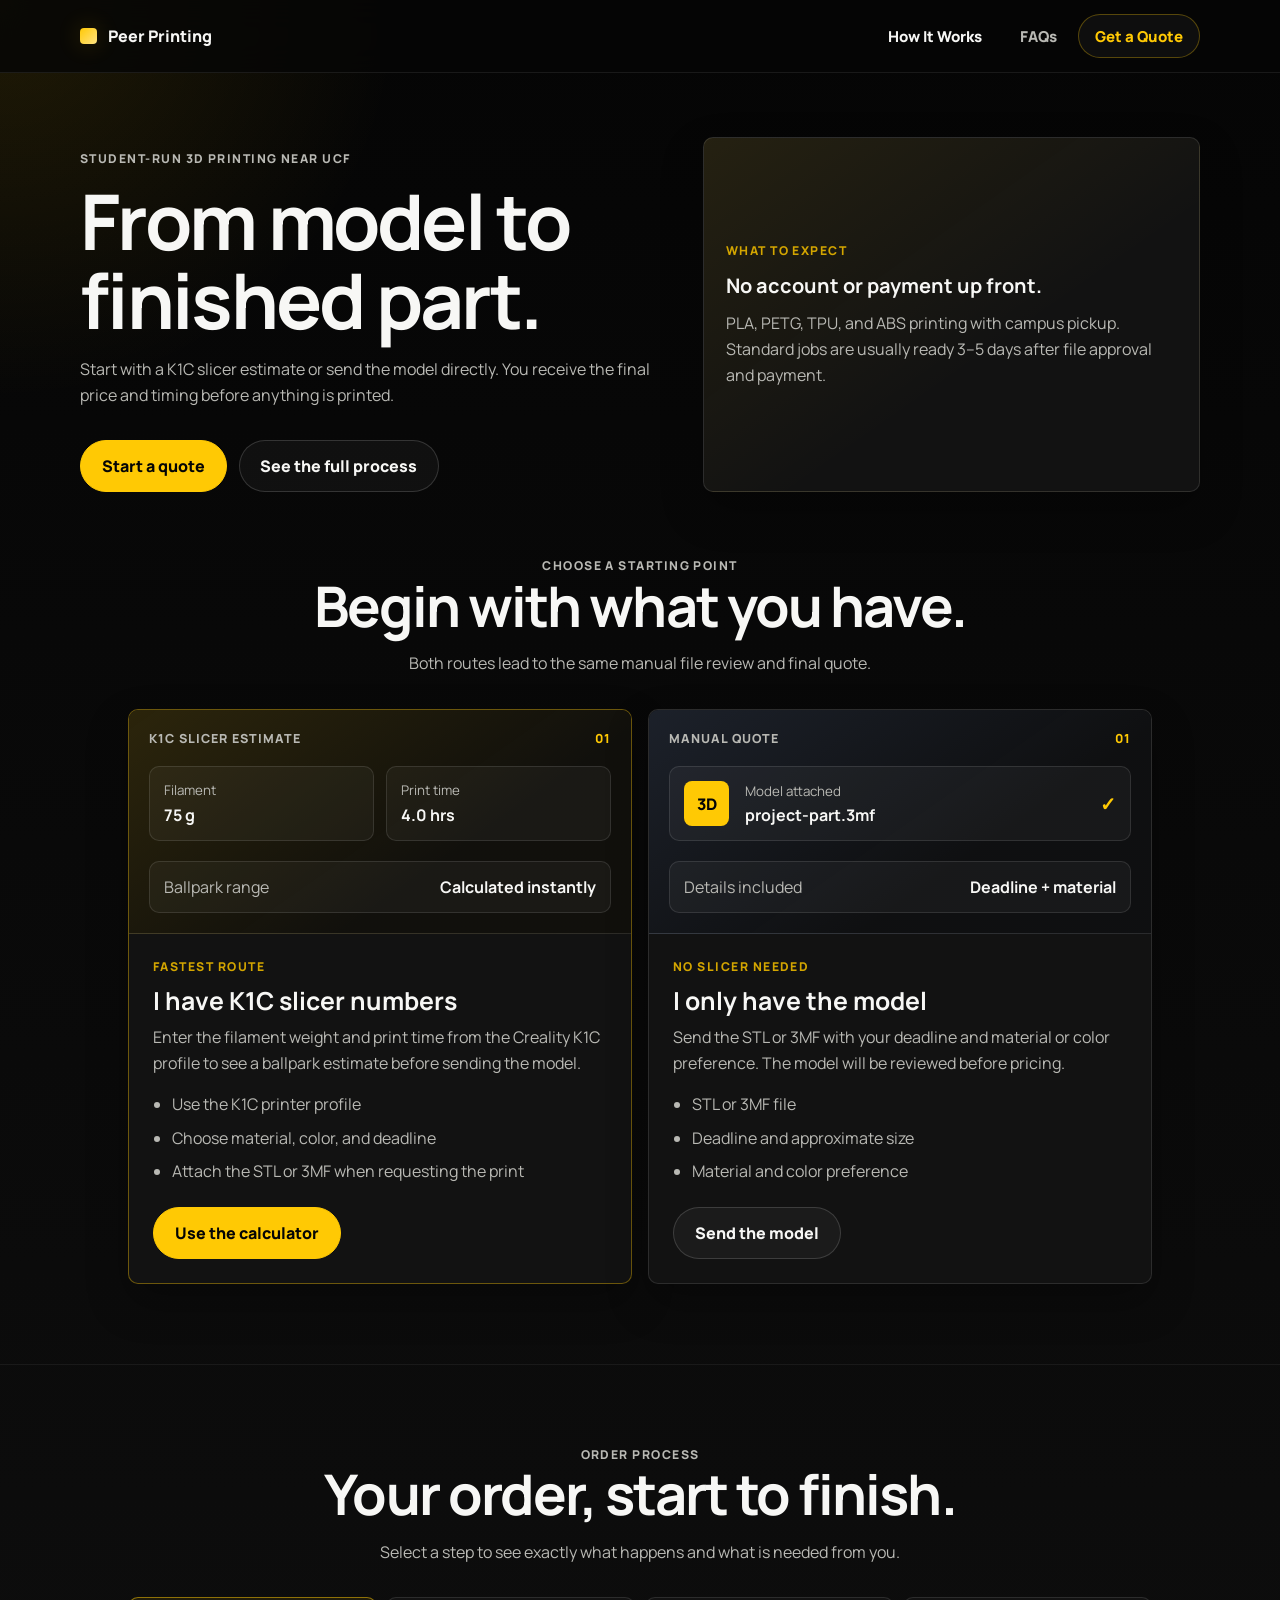
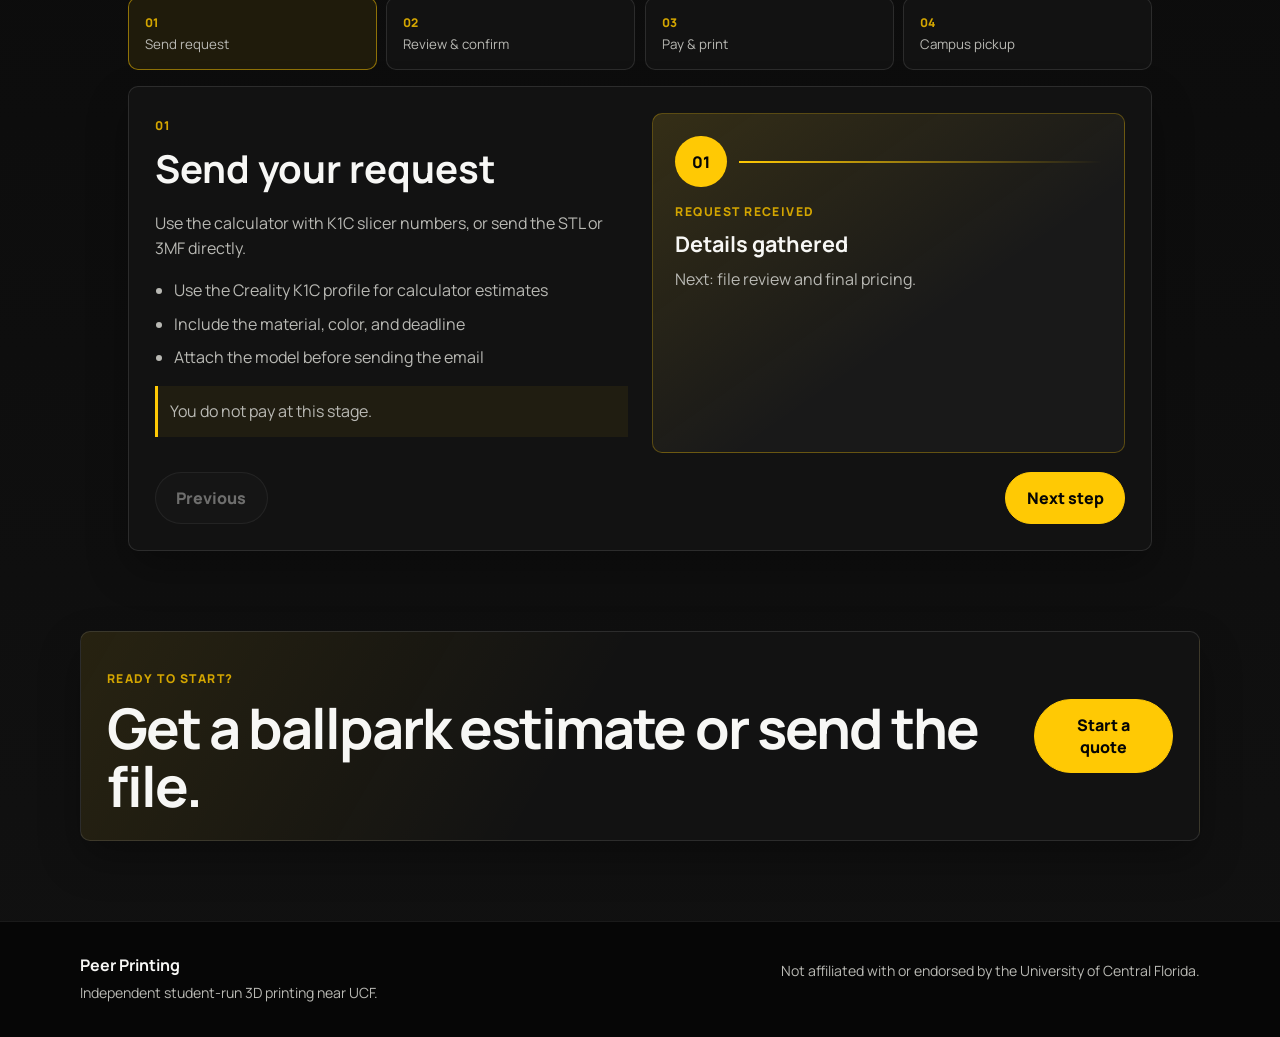
<file: index.html>
<!DOCTYPE html>
<html lang="en">
<head>
  <meta charset="UTF-8">
  <meta name="viewport" content="width=device-width, initial-scale=1.0">
  <title>Peer Printing | Student 3D Printing Near UCF</title>
  <meta name="description" content="Fast, student-run 3D printing for prototypes, class projects, replacement parts, and custom designs near UCF.">
  <link rel="preconnect" href="https://fonts.googleapis.com">
  <link rel="preconnect" href="https://fonts.gstatic.com" crossorigin>
  <link href="https://fonts.googleapis.com/css2?family=Manrope:wght@400;500;600;700;800&display=swap" rel="stylesheet">
  <link rel="stylesheet" href="styles.css">
</head>
<body>
  <div class="site-shell">
    <header class="topbar">
      <div class="container nav-wrap">
        <a class="brand" href="index.html" aria-label="Peer Printing home">
          <span class="brand-mark" aria-hidden="true"></span>
          <span>Peer Printing</span>
        </a>
        <button class="menu-toggle" type="button" aria-expanded="false" aria-controls="siteNav">Menu</button>
        <nav class="nav" id="siteNav" aria-label="Main navigation">
          <a class="nav-link active" href="index.html">How It Works</a>
          <a class="nav-link" href="faq.html">FAQs</a>
          <a class="nav-link nav-link-highlight" href="quote.html">Get a Quote</a>
        </nav>
      </div>
    </header>

    <main>
      <section class="page-intro">
        <div class="container quote-intro">
          <div>
            <p class="eyebrow">Student-run 3D printing near UCF</p>
            <h1>From model to finished part.</h1>
            <p>Start with a K1C slicer estimate or send the model directly. You receive the final price and timing before anything is printed.</p>
            <div class="hero-actions"><a class="button button-primary" href="quote.html">Start a quote</a><a class="button button-secondary" href="#order-process">See the full process</a></div>
          </div>
          <div class="quiet-note process-summary">
            <span class="note-label">What to expect</span>
            <strong>No account or payment up front.</strong>
            <span>PLA, PETG, TPU, and ABS printing with campus pickup. Standard jobs are usually ready 3–5 days after file approval and payment.</span>
          </div>
        </div>
      </section>

      <section class="section">
        <div class="container">
          <div class="section-heading"><p class="eyebrow">Choose a starting point</p><h2>Begin with what you have.</h2><p>Both routes lead to the same manual file review and final quote.</p></div>
          <div class="start-route-grid">
            <article class="start-route featured-route">
              <div class="route-preview calculator-preview" aria-hidden="true">
                <div class="route-preview-head"><span>K1C slicer estimate</span><span>01</span></div>
                <div class="route-metrics"><div><small>Filament</small><strong>75 g</strong></div><div><small>Print time</small><strong>4.0 hrs</strong></div></div>
                <div class="route-preview-result"><span>Ballpark range</span><strong>Calculated instantly</strong></div>
              </div>
              <div class="route-copy"><span class="note-label">Fastest route</span><h3>I have K1C slicer numbers</h3><p>Enter the filament weight and print time from the Creality K1C profile to see a ballpark estimate before sending the model.</p><ul class="check-list"><li>Use the K1C printer profile</li><li>Choose material, color, and deadline</li><li>Attach the STL or 3MF when requesting the print</li></ul><a class="button button-primary" href="quote.html#estimate">Use the calculator</a></div>
            </article>

            <article class="start-route">
              <div class="route-preview file-preview" aria-hidden="true">
                <div class="route-preview-head"><span>Manual quote</span><span>01</span></div>
                <div class="file-preview-row"><span class="file-preview-icon">3D</span><div><small>Model attached</small><strong>project-part.3mf</strong></div><span class="file-preview-check">✓</span></div>
                <div class="route-preview-result"><span>Details included</span><strong>Deadline + material</strong></div>
              </div>
              <div class="route-copy"><span class="note-label">No slicer needed</span><h3>I only have the model</h3><p>Send the STL or 3MF with your deadline and material or color preference. The model will be reviewed before pricing.</p><ul class="check-list"><li>STL or 3MF file</li><li>Deadline and approximate size</li><li>Material and color preference</li></ul><a class="button button-secondary" href="quote.html#file-only">Send the model</a></div>
            </article>
          </div>
        </div>
      </section>

      <section class="section section-alt" id="order-process">
        <div class="container">
          <div class="section-heading"><p class="eyebrow">Order process</p><h2>Your order, start to finish.</h2><p>Select a step to see exactly what happens and what is needed from you.</p></div>
          <div class="interactive-process">
            <div class="timeline-steps" role="tablist" aria-label="Print order steps">
              <button class="timeline-step is-active" type="button" role="tab" aria-selected="true" aria-controls="timelineDetail" data-step-index="0"><span>01</span><small>Send request</small></button>
              <button class="timeline-step" type="button" role="tab" aria-selected="false" aria-controls="timelineDetail" data-step-index="1"><span>02</span><small>Review &amp; confirm</small></button>
              <button class="timeline-step" type="button" role="tab" aria-selected="false" aria-controls="timelineDetail" data-step-index="2"><span>03</span><small>Pay &amp; print</small></button>
              <button class="timeline-step" type="button" role="tab" aria-selected="false" aria-controls="timelineDetail" data-step-index="3"><span>04</span><small>Campus pickup</small></button>
            </div>

            <section class="card timeline-detail" id="timelineDetail" role="tabpanel" aria-live="polite">
              <div class="timeline-detail-grid">
                <div>
                  <span class="step-number" id="timelineStepNumber">01</span>
                  <h3 id="timelineStepTitle">Send your request</h3>
                  <p id="timelineStepBody">Use the calculator with K1C slicer numbers, or send the STL or 3MF directly.</p>
                  <ul class="check-list" id="timelineStepBullets"></ul>
                  <p class="policy-callout" id="timelineStepNote"></p>
                </div>
                <div class="timeline-state" id="timelineState" data-state="request" aria-hidden="true">
                  <div class="timeline-state-marker"><span id="timelineStateNumber">01</span><i></i></div>
                  <span class="note-label" id="timelineStateLabel">Request received</span>
                  <strong id="timelineStateTitle">Details gathered</strong>
                  <p id="timelineStateBody">Next: file review and final pricing.</p>
                </div>
              </div>
              <div class="timeline-controls"><button class="button button-secondary" id="timelinePrev" type="button">Previous</button><button class="button button-primary" id="timelineNext" type="button">Next step</button></div>
            </section>
          </div>
        </div>
      </section>

      <section class="section cta-section"><div class="container cta-band"><div><p class="eyebrow">Ready to start?</p><h2>Get a ballpark estimate or send the file.</h2></div><a class="button button-primary" href="quote.html">Start a quote</a></div></section>
    </main>

    <footer class="site-footer">
      <div class="container footer-wrap"><div><strong>Peer Printing</strong><p>Independent student-run 3D printing near UCF.</p></div><p>Not affiliated with or endorsed by the University of Central Florida.</p></div>
    </footer>
  </div>
  <script src="js/site.js"></script>
  <script src="js/process.js?v=20260714-26"></script>
</body>
</html>
</file>
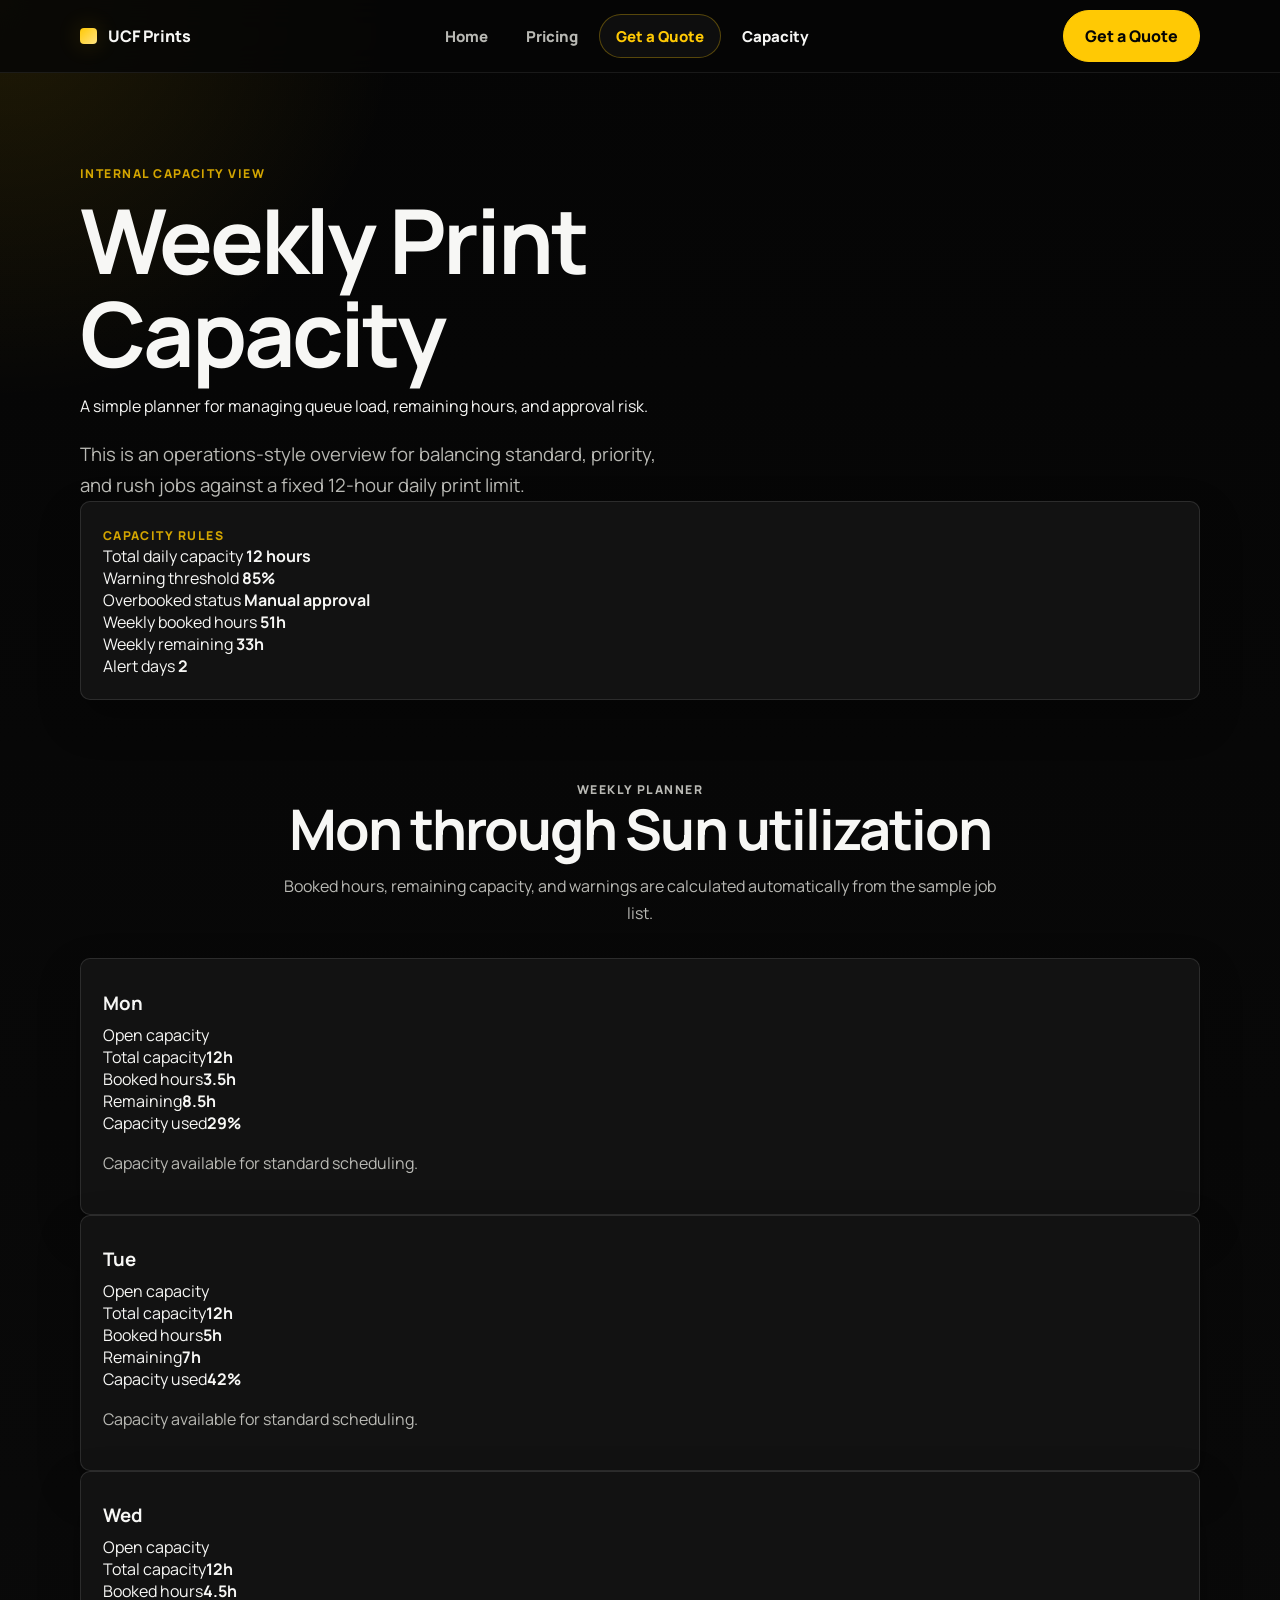
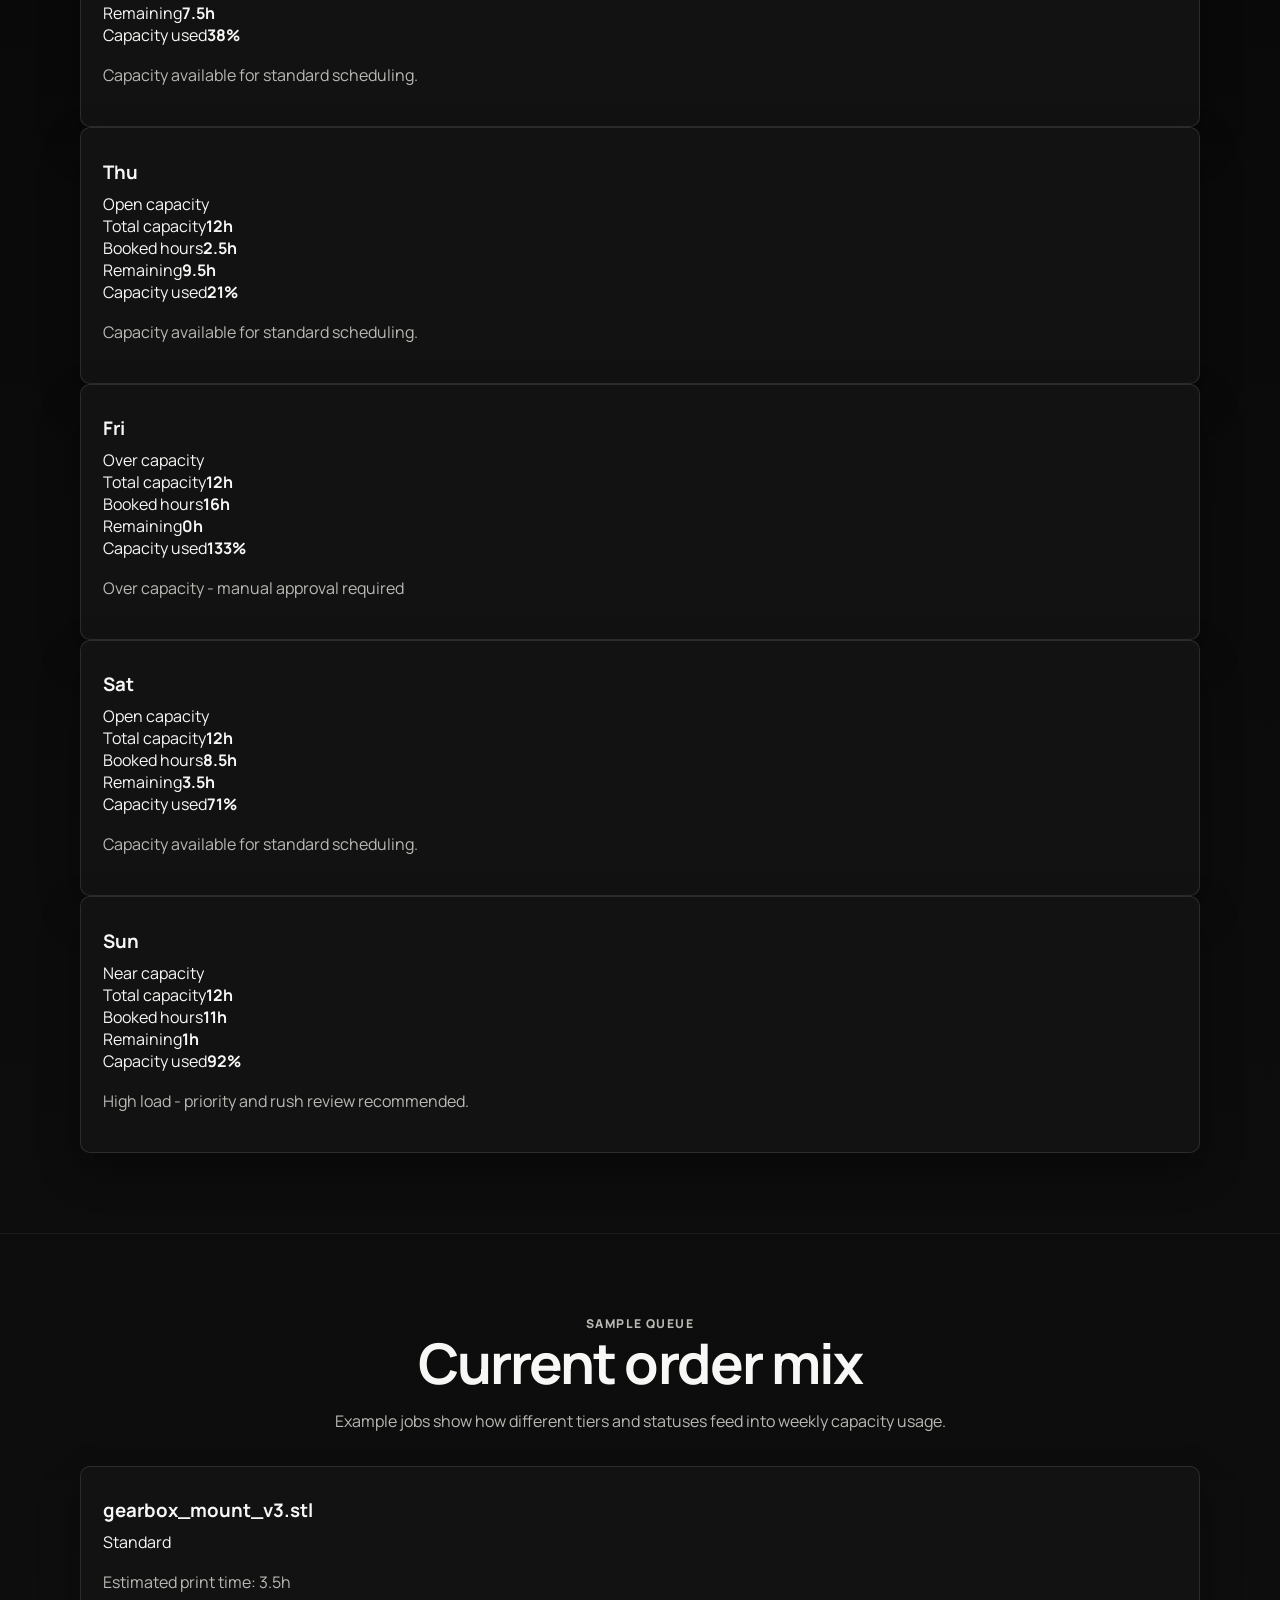
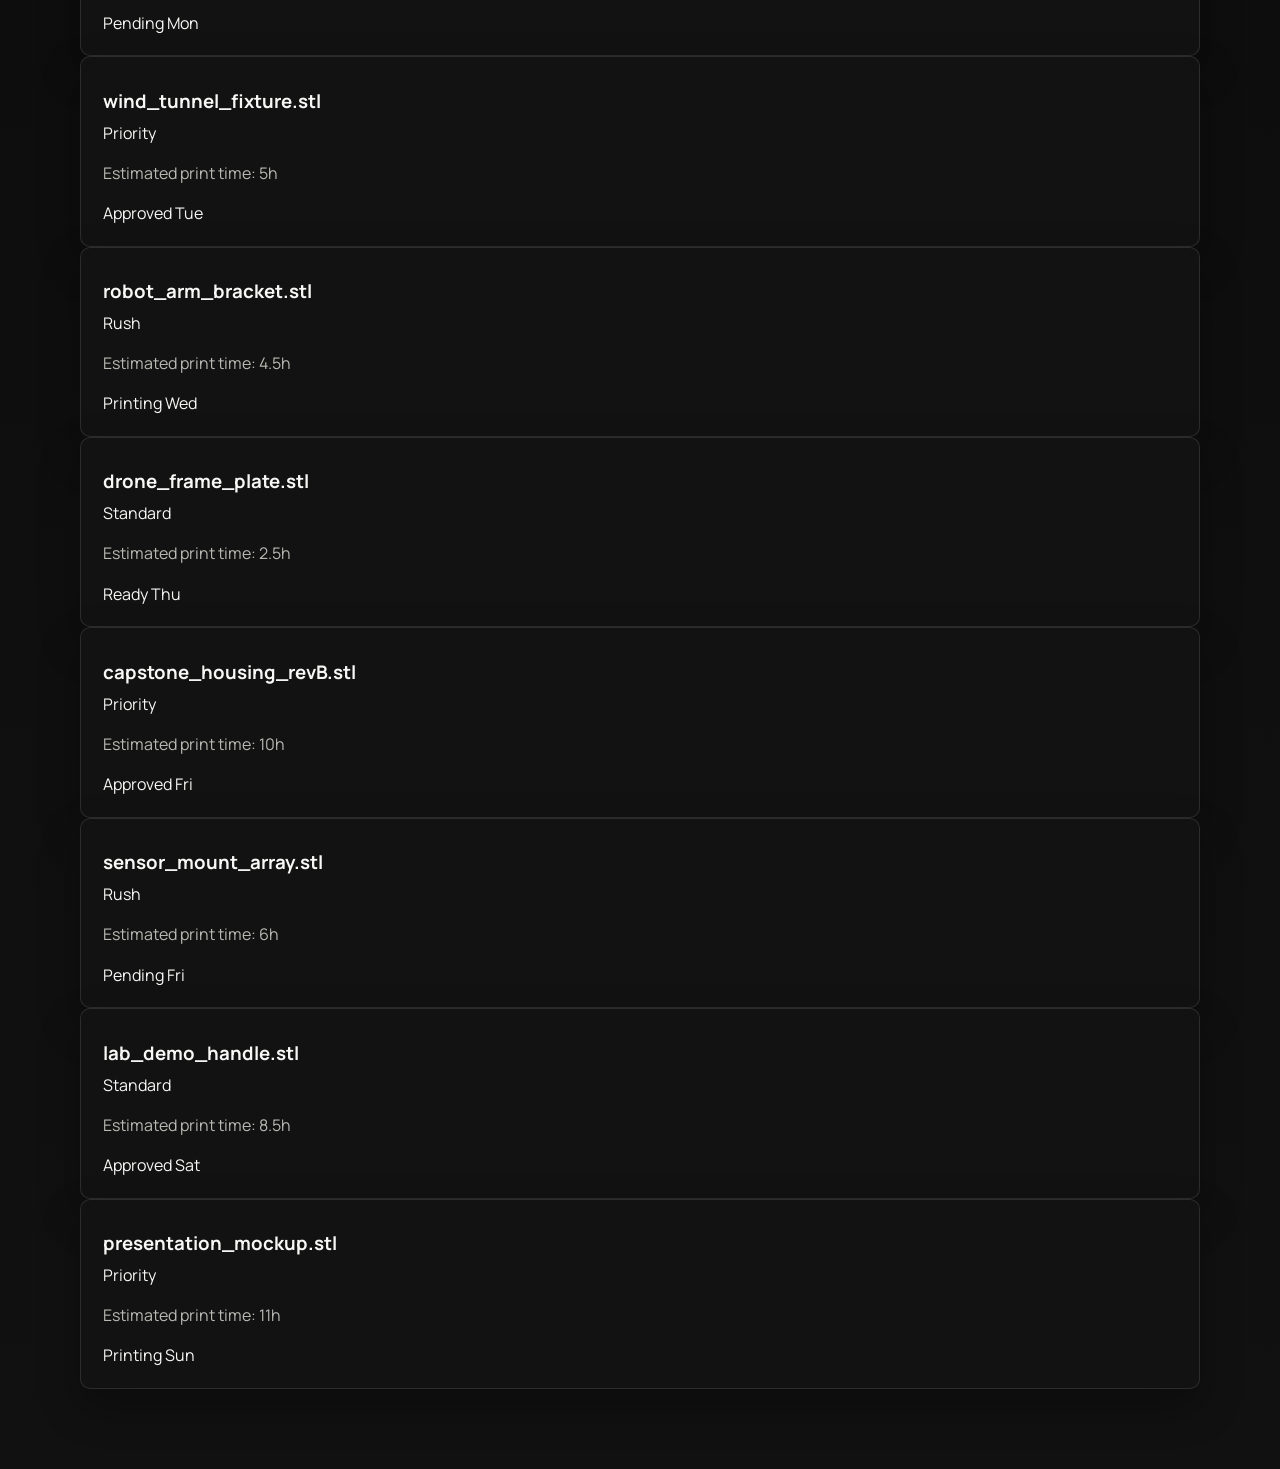
<file: capacity.html>
<!DOCTYPE html>
<html lang="en">
<head>
  <meta charset="UTF-8">
  <meta name="viewport" content="width=device-width, initial-scale=1.0">
  <title>UCF Prints | Capacity Planner</title>
  <meta
    name="description"
    content="Internal-style weekly capacity planner for UCF Prints showing booked hours, remaining hours, weekly load, and sample order status."
  >
  <link rel="preconnect" href="https://fonts.googleapis.com">
  <link rel="preconnect" href="https://fonts.gstatic.com" crossorigin>
  <link href="https://fonts.googleapis.com/css2?family=Manrope:wght@400;500;600;700;800&display=swap" rel="stylesheet">
  <link rel="stylesheet" href="styles.css">
</head>
<body>
  <div class="site-shell">
    <header class="topbar">
      <div class="container nav-wrap">
        <a class="brand" href="index.html">
          <span class="brand-mark"></span>
          <span>UCF Prints</span>
        </a>
        <nav class="nav">
          <a class="nav-link" href="index.html">Home</a>
          <a class="nav-link" href="pricing.html">Pricing</a>
          <a class="nav-link nav-link-highlight" href="quote.html">Get a Quote</a>
          <a class="nav-link active" href="capacity.html">Capacity</a>
        </nav>
        <a class="button button-primary button-small" href="quote.html#pricing-calculator">Get a Quote</a>
      </div>
    </header>

    <main>
      <section class="hero-section hero-compact">
        <div class="container hero-grid">
          <div class="hero-copy">
            <p class="eyebrow">Internal capacity view</p>
            <h1>Weekly Print Capacity</h1>
            <p class="hero-subtitle">A simple planner for managing queue load, remaining hours, and approval risk.</p>
            <p class="hero-description">
              This is an operations-style overview for balancing standard, priority, and rush jobs against a fixed 12-hour daily print limit.
            </p>
          </div>
          <div class="card summary-card">
            <span class="note-label">Capacity rules</span>
            <div class="summary-metrics">
              <div>
                <span>Total daily capacity</span>
                <strong>12 hours</strong>
              </div>
              <div>
                <span>Warning threshold</span>
                <strong>85%</strong>
              </div>
              <div>
                <span>Overbooked status</span>
                <strong>Manual approval</strong>
              </div>
              <div>
                <span>Weekly booked hours</span>
                <strong id="weeklyBookedHours">0h</strong>
              </div>
              <div>
                <span>Weekly remaining</span>
                <strong id="weeklyRemainingHours">0h</strong>
              </div>
              <div>
                <span>Alert days</span>
                <strong id="weeklyAlertDays">0</strong>
              </div>
            </div>
          </div>
        </div>
      </section>

      <section class="section">
        <div class="container">
          <div class="section-heading">
            <p class="eyebrow">Weekly planner</p>
            <h2>Mon through Sun utilization</h2>
            <p>Booked hours, remaining capacity, and warnings are calculated automatically from the sample job list.</p>
          </div>

          <div class="weekly-grid" id="capacity-grid">
            <article class="card capacity-card" data-day="Mon">
              <div class="capacity-head">
                <h3>Mon</h3>
                <span class="day-state">Loading</span>
              </div>
              <div class="capacity-stats">
                <div><span>Total capacity</span><strong>12h</strong></div>
                <div><span>Booked hours</span><strong data-booked>0h</strong></div>
                <div><span>Remaining</span><strong data-remaining>12h</strong></div>
                <div><span>Capacity used</span><strong data-percent>0%</strong></div>
              </div>
              <div class="progress-track"><span class="progress-fill"></span></div>
              <p class="capacity-message" data-message>Capacity available for standard scheduling.</p>
            </article>
            <article class="card capacity-card" data-day="Tue">
              <div class="capacity-head">
                <h3>Tue</h3>
                <span class="day-state">Loading</span>
              </div>
              <div class="capacity-stats">
                <div><span>Total capacity</span><strong>12h</strong></div>
                <div><span>Booked hours</span><strong data-booked>0h</strong></div>
                <div><span>Remaining</span><strong data-remaining>12h</strong></div>
                <div><span>Capacity used</span><strong data-percent>0%</strong></div>
              </div>
              <div class="progress-track"><span class="progress-fill"></span></div>
              <p class="capacity-message" data-message>Capacity available for standard scheduling.</p>
            </article>
            <article class="card capacity-card" data-day="Wed">
              <div class="capacity-head">
                <h3>Wed</h3>
                <span class="day-state">Loading</span>
              </div>
              <div class="capacity-stats">
                <div><span>Total capacity</span><strong>12h</strong></div>
                <div><span>Booked hours</span><strong data-booked>0h</strong></div>
                <div><span>Remaining</span><strong data-remaining>12h</strong></div>
                <div><span>Capacity used</span><strong data-percent>0%</strong></div>
              </div>
              <div class="progress-track"><span class="progress-fill"></span></div>
              <p class="capacity-message" data-message>Capacity available for standard scheduling.</p>
            </article>
            <article class="card capacity-card" data-day="Thu">
              <div class="capacity-head">
                <h3>Thu</h3>
                <span class="day-state">Loading</span>
              </div>
              <div class="capacity-stats">
                <div><span>Total capacity</span><strong>12h</strong></div>
                <div><span>Booked hours</span><strong data-booked>0h</strong></div>
                <div><span>Remaining</span><strong data-remaining>12h</strong></div>
                <div><span>Capacity used</span><strong data-percent>0%</strong></div>
              </div>
              <div class="progress-track"><span class="progress-fill"></span></div>
              <p class="capacity-message" data-message>Capacity available for standard scheduling.</p>
            </article>
            <article class="card capacity-card" data-day="Fri">
              <div class="capacity-head">
                <h3>Fri</h3>
                <span class="day-state">Loading</span>
              </div>
              <div class="capacity-stats">
                <div><span>Total capacity</span><strong>12h</strong></div>
                <div><span>Booked hours</span><strong data-booked>0h</strong></div>
                <div><span>Remaining</span><strong data-remaining>12h</strong></div>
                <div><span>Capacity used</span><strong data-percent>0%</strong></div>
              </div>
              <div class="progress-track"><span class="progress-fill"></span></div>
              <p class="capacity-message" data-message>Capacity available for standard scheduling.</p>
            </article>
            <article class="card capacity-card" data-day="Sat">
              <div class="capacity-head">
                <h3>Sat</h3>
                <span class="day-state">Loading</span>
              </div>
              <div class="capacity-stats">
                <div><span>Total capacity</span><strong>12h</strong></div>
                <div><span>Booked hours</span><strong data-booked>0h</strong></div>
                <div><span>Remaining</span><strong data-remaining>12h</strong></div>
                <div><span>Capacity used</span><strong data-percent>0%</strong></div>
              </div>
              <div class="progress-track"><span class="progress-fill"></span></div>
              <p class="capacity-message" data-message>Capacity available for standard scheduling.</p>
            </article>
            <article class="card capacity-card" data-day="Sun">
              <div class="capacity-head">
                <h3>Sun</h3>
                <span class="day-state">Loading</span>
              </div>
              <div class="capacity-stats">
                <div><span>Total capacity</span><strong>12h</strong></div>
                <div><span>Booked hours</span><strong data-booked>0h</strong></div>
                <div><span>Remaining</span><strong data-remaining>12h</strong></div>
                <div><span>Capacity used</span><strong data-percent>0%</strong></div>
              </div>
              <div class="progress-track"><span class="progress-fill"></span></div>
              <p class="capacity-message" data-message>Capacity available for standard scheduling.</p>
            </article>
          </div>
        </div>
      </section>

      <section class="section section-alt">
        <div class="container">
          <div class="section-heading">
            <p class="eyebrow">Sample queue</p>
            <h2>Current order mix</h2>
            <p>Example jobs show how different tiers and statuses feed into weekly capacity usage.</p>
          </div>

          <div class="orders-grid" id="orders-grid">
            <article class="card order-card">
              <div class="order-top">
                <h3>gearbox_mount_v3.stl</h3>
                <span class="chip chip-standard">Standard</span>
              </div>
              <p class="order-meta">Estimated print time: 3.5h</p>
              <div class="order-footer">
                <span class="chip chip-pending">Pending</span>
                <span class="order-day">Mon</span>
              </div>
            </article>
            <article class="card order-card">
              <div class="order-top">
                <h3>wind_tunnel_fixture.stl</h3>
                <span class="chip chip-priority">Priority</span>
              </div>
              <p class="order-meta">Estimated print time: 5h</p>
              <div class="order-footer">
                <span class="chip chip-approved">Approved</span>
                <span class="order-day">Tue</span>
              </div>
            </article>
            <article class="card order-card">
              <div class="order-top">
                <h3>robot_arm_bracket.stl</h3>
                <span class="chip chip-rush">Rush</span>
              </div>
              <p class="order-meta">Estimated print time: 4.5h</p>
              <div class="order-footer">
                <span class="chip chip-printing">Printing</span>
                <span class="order-day">Wed</span>
              </div>
            </article>
            <article class="card order-card">
              <div class="order-top">
                <h3>drone_frame_plate.stl</h3>
                <span class="chip chip-standard">Standard</span>
              </div>
              <p class="order-meta">Estimated print time: 2.5h</p>
              <div class="order-footer">
                <span class="chip chip-ready">Ready</span>
                <span class="order-day">Thu</span>
              </div>
            </article>
            <article class="card order-card">
              <div class="order-top">
                <h3>capstone_housing_revB.stl</h3>
                <span class="chip chip-priority">Priority</span>
              </div>
              <p class="order-meta">Estimated print time: 10h</p>
              <div class="order-footer">
                <span class="chip chip-approved">Approved</span>
                <span class="order-day">Fri</span>
              </div>
            </article>
            <article class="card order-card">
              <div class="order-top">
                <h3>sensor_mount_array.stl</h3>
                <span class="chip chip-rush">Rush</span>
              </div>
              <p class="order-meta">Estimated print time: 6h</p>
              <div class="order-footer">
                <span class="chip chip-pending">Pending</span>
                <span class="order-day">Fri</span>
              </div>
            </article>
            <article class="card order-card">
              <div class="order-top">
                <h3>lab_demo_handle.stl</h3>
                <span class="chip chip-standard">Standard</span>
              </div>
              <p class="order-meta">Estimated print time: 8.5h</p>
              <div class="order-footer">
                <span class="chip chip-approved">Approved</span>
                <span class="order-day">Sat</span>
              </div>
            </article>
            <article class="card order-card">
              <div class="order-top">
                <h3>presentation_mockup.stl</h3>
                <span class="chip chip-priority">Priority</span>
              </div>
              <p class="order-meta">Estimated print time: 11h</p>
              <div class="order-footer">
                <span class="chip chip-printing">Printing</span>
                <span class="order-day">Sun</span>
              </div>
            </article>
          </div>
        </div>
      </section>
    </main>
  </div>

  <script src="script.js"></script>
</body>
</html>
</file>
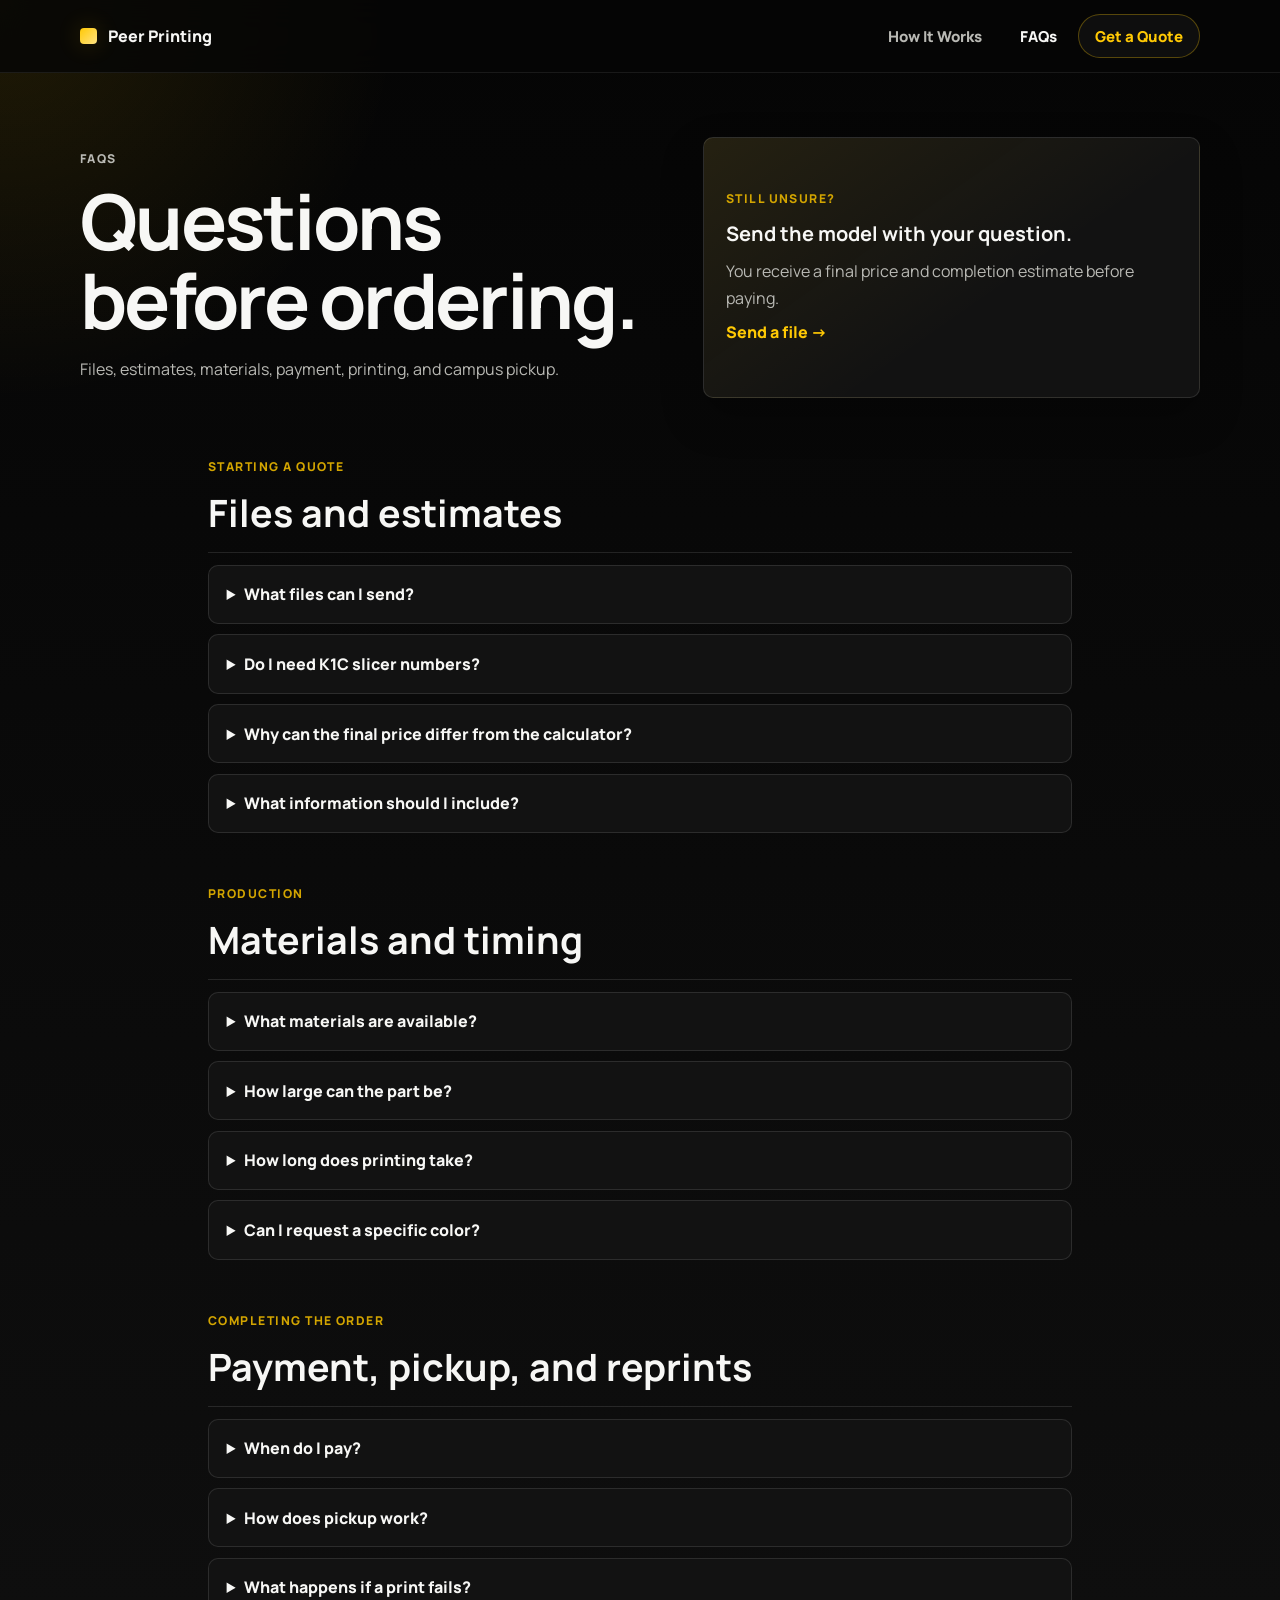
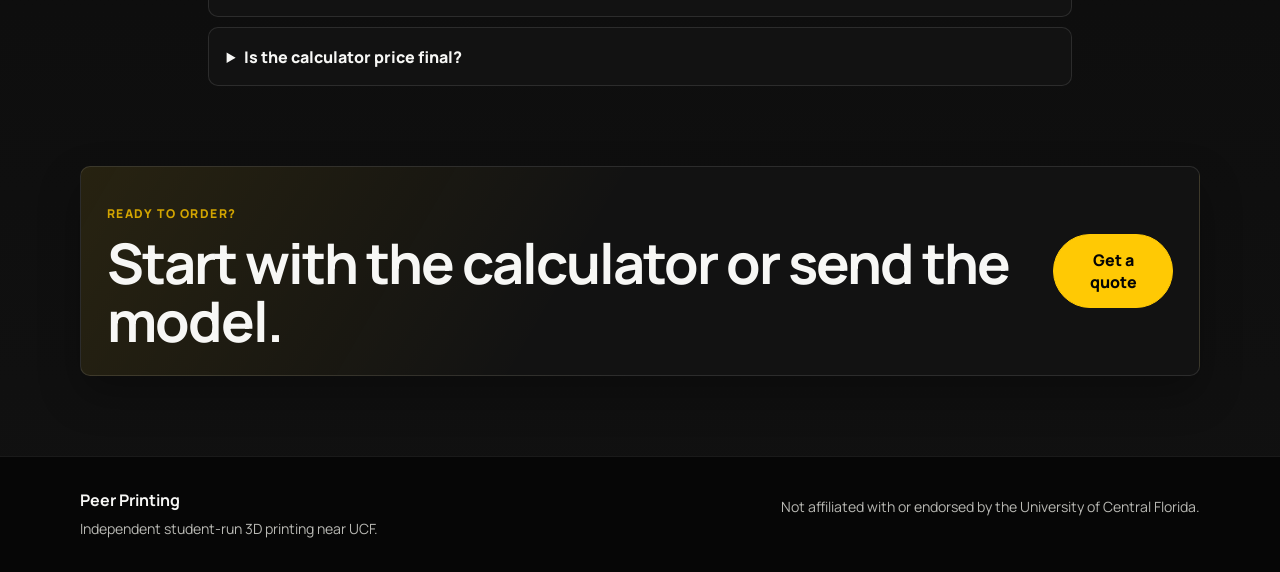
<file: faq.html>
<!DOCTYPE html>
<html lang="en">
<head>
  <meta charset="UTF-8">
  <meta name="viewport" content="width=device-width, initial-scale=1.0">
  <title>Peer Printing | Frequently Asked Questions</title>
  <meta name="description" content="Answers about Peer Printing files, K1C estimates, pricing, materials, timing, payment, reprints, and campus pickup near UCF.">
  <link rel="preconnect" href="https://fonts.googleapis.com">
  <link rel="preconnect" href="https://fonts.gstatic.com" crossorigin>
  <link href="https://fonts.googleapis.com/css2?family=Manrope:wght@400;500;600;700;800&display=swap" rel="stylesheet">
  <link rel="stylesheet" href="styles.css">
</head>
<body>
  <div class="site-shell">
    <header class="topbar">
      <div class="container nav-wrap">
        <a class="brand" href="index.html" aria-label="Peer Printing home"><span class="brand-mark" aria-hidden="true"></span><span>Peer Printing</span></a>
        <button class="menu-toggle" type="button" aria-expanded="false" aria-controls="siteNav">Menu</button>
        <nav class="nav" id="siteNav" aria-label="Main navigation">
          <a class="nav-link" href="index.html">How It Works</a>
          <a class="nav-link active" href="faq.html">FAQs</a>
          <a class="nav-link nav-link-highlight" href="quote.html">Get a Quote</a>
        </nav>
      </div>
    </header>

    <main>
      <section class="page-intro">
        <div class="container quote-intro">
          <div><p class="eyebrow">FAQs</p><h1>Questions before ordering.</h1><p>Files, estimates, materials, payment, printing, and campus pickup.</p></div>
          <div class="quiet-note process-summary"><span class="note-label">Still unsure?</span><strong>Send the model with your question.</strong><span>You receive a final price and completion estimate before paying.</span><a class="text-link" href="quote.html#file-only">Send a file →</a></div>
        </div>
      </section>

      <section class="section">
        <div class="container faq-page">
          <section class="faq-group" aria-labelledby="faq-starting">
            <div class="faq-group-heading"><p class="eyebrow">Starting a quote</p><h2 id="faq-starting">Files and estimates</h2></div>
            <div class="faq-page-list">
              <details class="faq-item"><summary>What files can I send?</summary><p>STL and 3MF files are preferred. If you have another format, email it and ask whether it can be reviewed.</p></details>
              <details class="faq-item"><summary>Do I need K1C slicer numbers?</summary><p>No. The calculator is the fastest way to get a ballpark estimate, but you can send the model directly for a manual quote.</p></details>
              <details class="faq-item"><summary>Why can the final price differ from the calculator?</summary><p>The calculator cannot see supports, orientation, geometry, print risk, or final machine settings. Those are checked before the price is confirmed.</p></details>
              <details class="faq-item"><summary>What information should I include?</summary><p>Attach the model and include your deadline, material or color preference, and approximate size if known.</p></details>
            </div>
          </section>

          <section class="faq-group" aria-labelledby="faq-printing">
            <div class="faq-group-heading"><p class="eyebrow">Production</p><h2 id="faq-printing">Materials and timing</h2></div>
            <div class="faq-page-list">
              <details class="faq-item"><summary>What materials are available?</summary><p>PLA is the normal default. PETG, TPU, and ABS may also be available depending on the part and current material stock.</p></details>
              <details class="faq-item"><summary>How large can the part be?</summary><p>The K1C build volume is 220 × 220 × 250 mm. Larger models may need to be split and quoted as multiple parts.</p></details>
              <details class="faq-item"><summary>How long does printing take?</summary><p>Standard jobs are usually ready 3–5 days after file approval and payment. Economy is usually 7–10 days. Priority and rush timing depend on capacity.</p></details>
              <details class="faq-item"><summary>Can I request a specific color?</summary><p>Yes. Special colors may affect price or timing if the material is not already available.</p></details>
            </div>
          </section>

          <section class="faq-group" aria-labelledby="faq-completion">
            <div class="faq-group-heading"><p class="eyebrow">Completing the order</p><h2 id="faq-completion">Payment, pickup, and reprints</h2></div>
            <div class="faq-page-list">
              <details class="faq-item"><summary>When do I pay?</summary><p>After you receive and approve the final price and completion estimate. Printing begins after payment.</p></details>
              <details class="faq-item"><summary>How does pickup work?</summary><p>You receive a message when the part is ready, then schedule pickup near the Student Union. Special meeting requests depend on availability.</p></details>
              <details class="faq-item"><summary>What happens if a print fails?</summary><p>Print-caused failures are evaluated for reprinting. Problems caused by the supplied model or incorrect dimensions may require a revised file and new quote.</p></details>
              <details class="faq-item"><summary>Is the calculator price final?</summary><p>No. It is a ballpark estimate. The final price is confirmed after the model is reviewed and before you pay.</p></details>
            </div>
          </section>
        </div>
      </section>

      <section class="section cta-section"><div class="container cta-band"><div><p class="eyebrow">Ready to order?</p><h2>Start with the calculator or send the model.</h2></div><a class="button button-primary" href="quote.html">Get a quote</a></div></section>
    </main>
    <footer class="site-footer"><div class="container footer-wrap"><div><strong>Peer Printing</strong><p>Independent student-run 3D printing near UCF.</p></div><p>Not affiliated with or endorsed by the University of Central Florida.</p></div></footer>
  </div>
  <script src="js/site.js"></script>
</body>
</html>
</file>
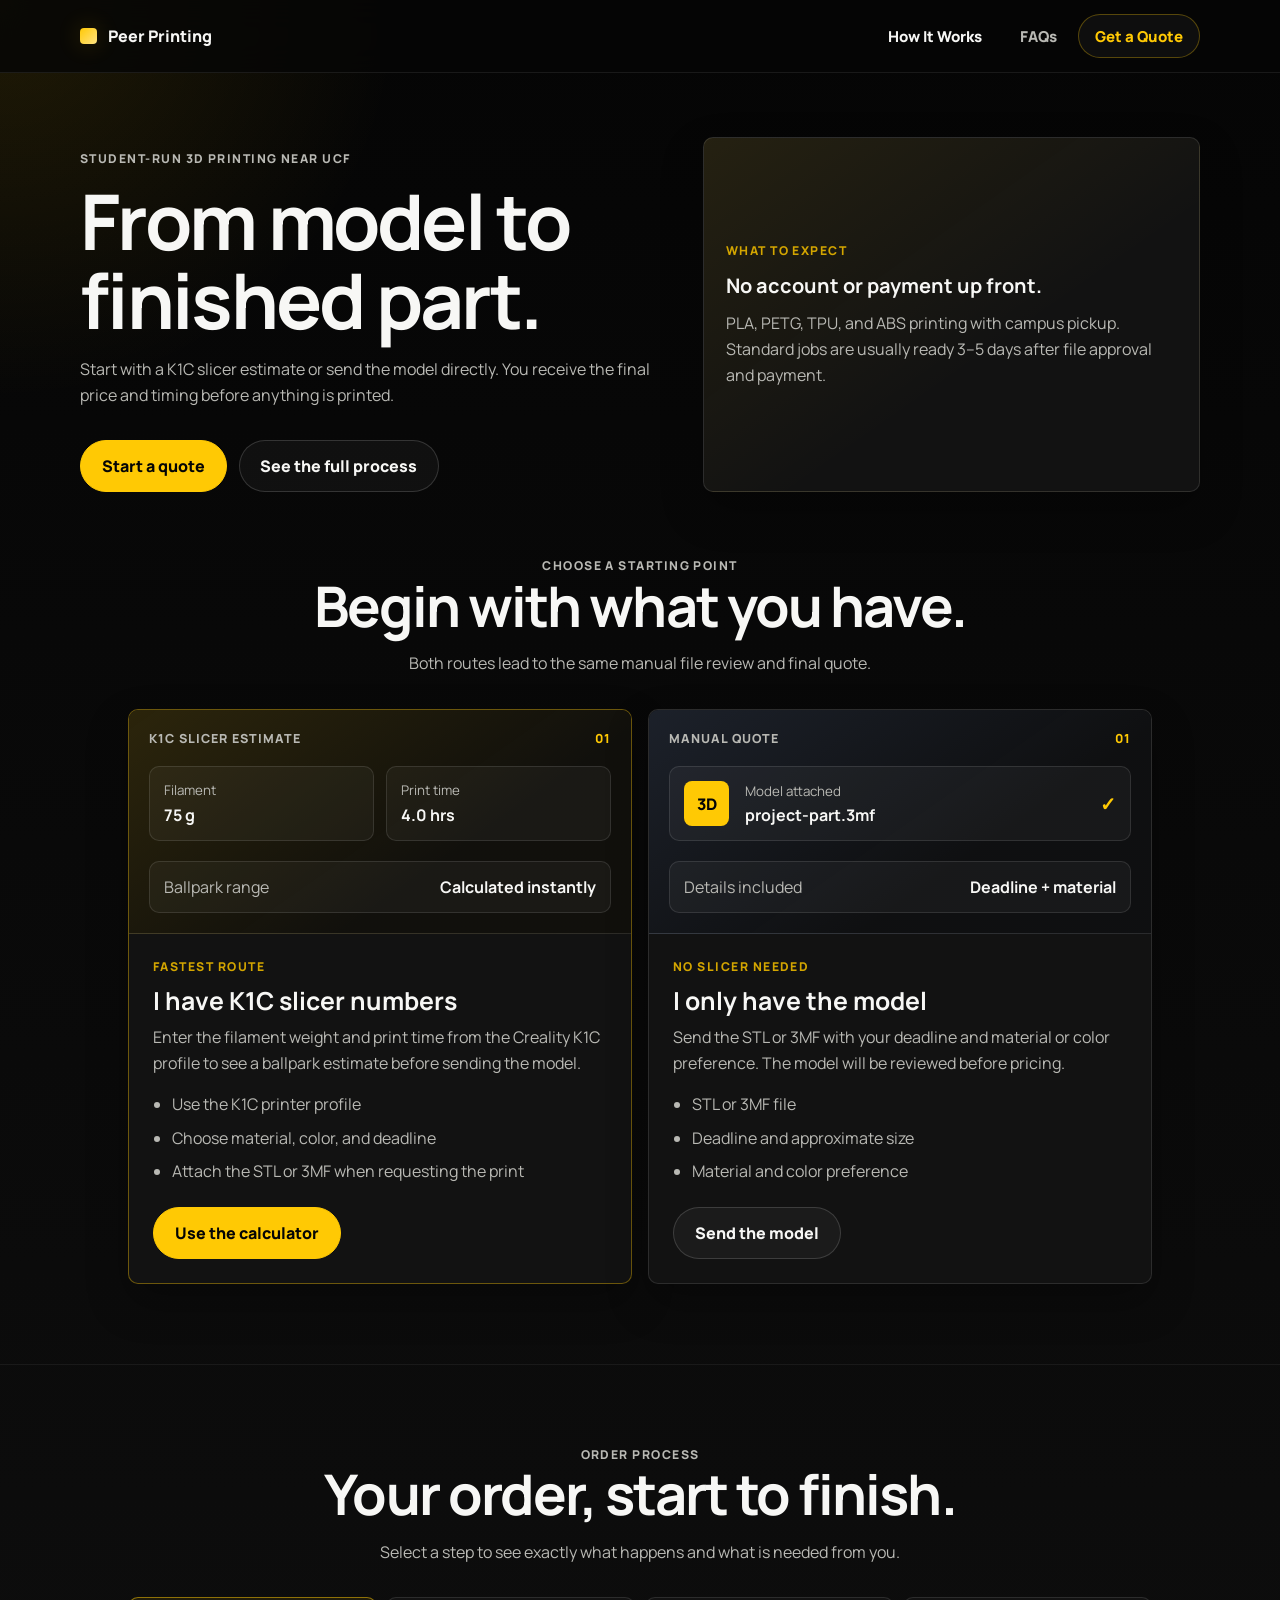
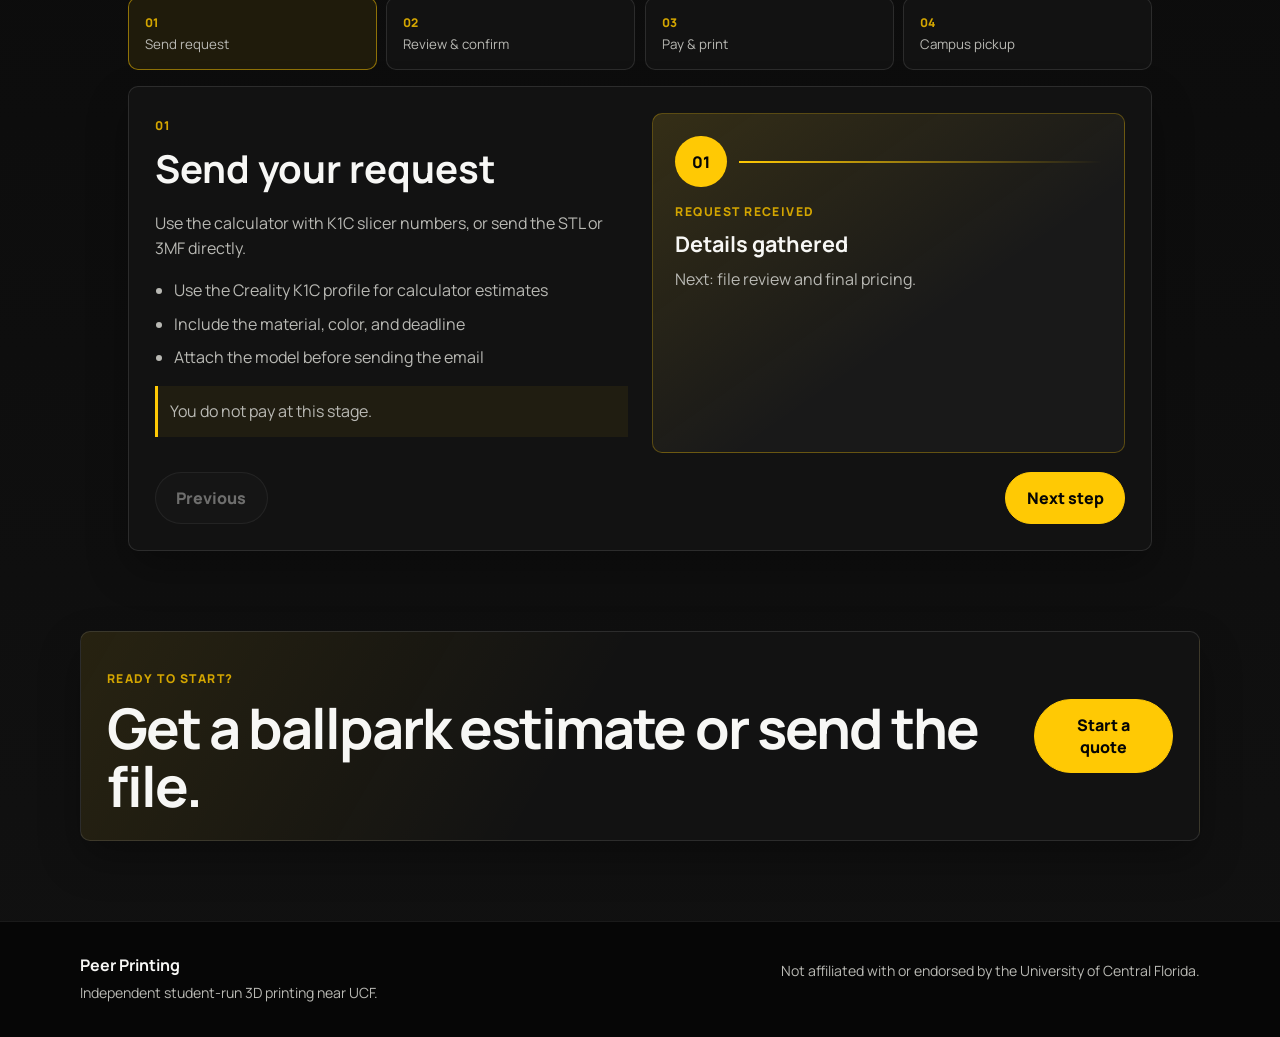
<file: how-it-works.html>
<!DOCTYPE html>
<html lang="en">
<head>
  <meta charset="UTF-8">
  <meta name="viewport" content="width=device-width, initial-scale=1.0">
  <meta http-equiv="refresh" content="0; url=index.html">
  <title>Peer Printing | Page Moved</title>
  <meta name="robots" content="noindex">
  <link rel="canonical" href="index.html">
  <link rel="stylesheet" href="styles.css">
</head>
<body>
  <main class="page-intro">
    <div class="container">
      <p class="eyebrow">Page moved</p>
      <h1>How It Works is now the homepage.</h1>
      <p><a class="button button-primary" href="index.html">Continue to Peer Printing</a></p>
    </div>
  </main>
  <script>
    window.location.replace(`index.html${window.location.hash}`);
  </script>
</body>
</html>
</file>
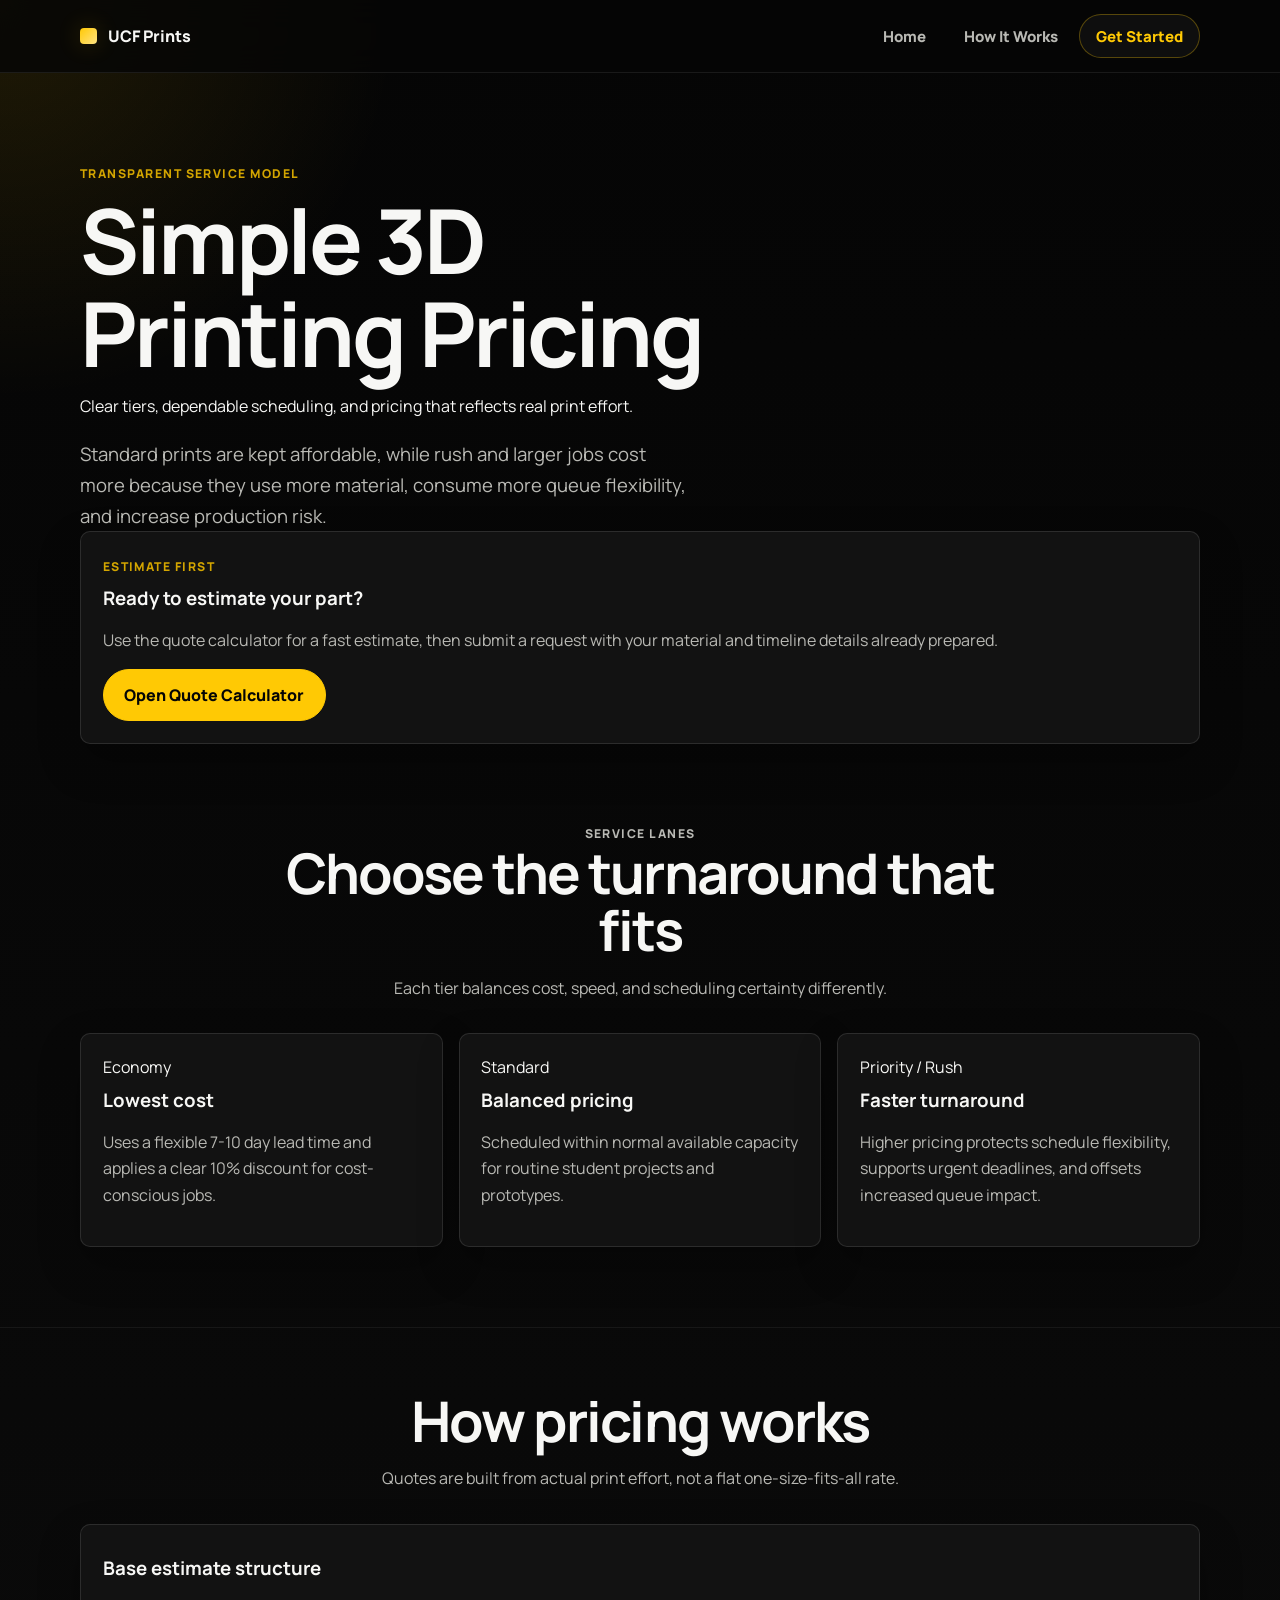
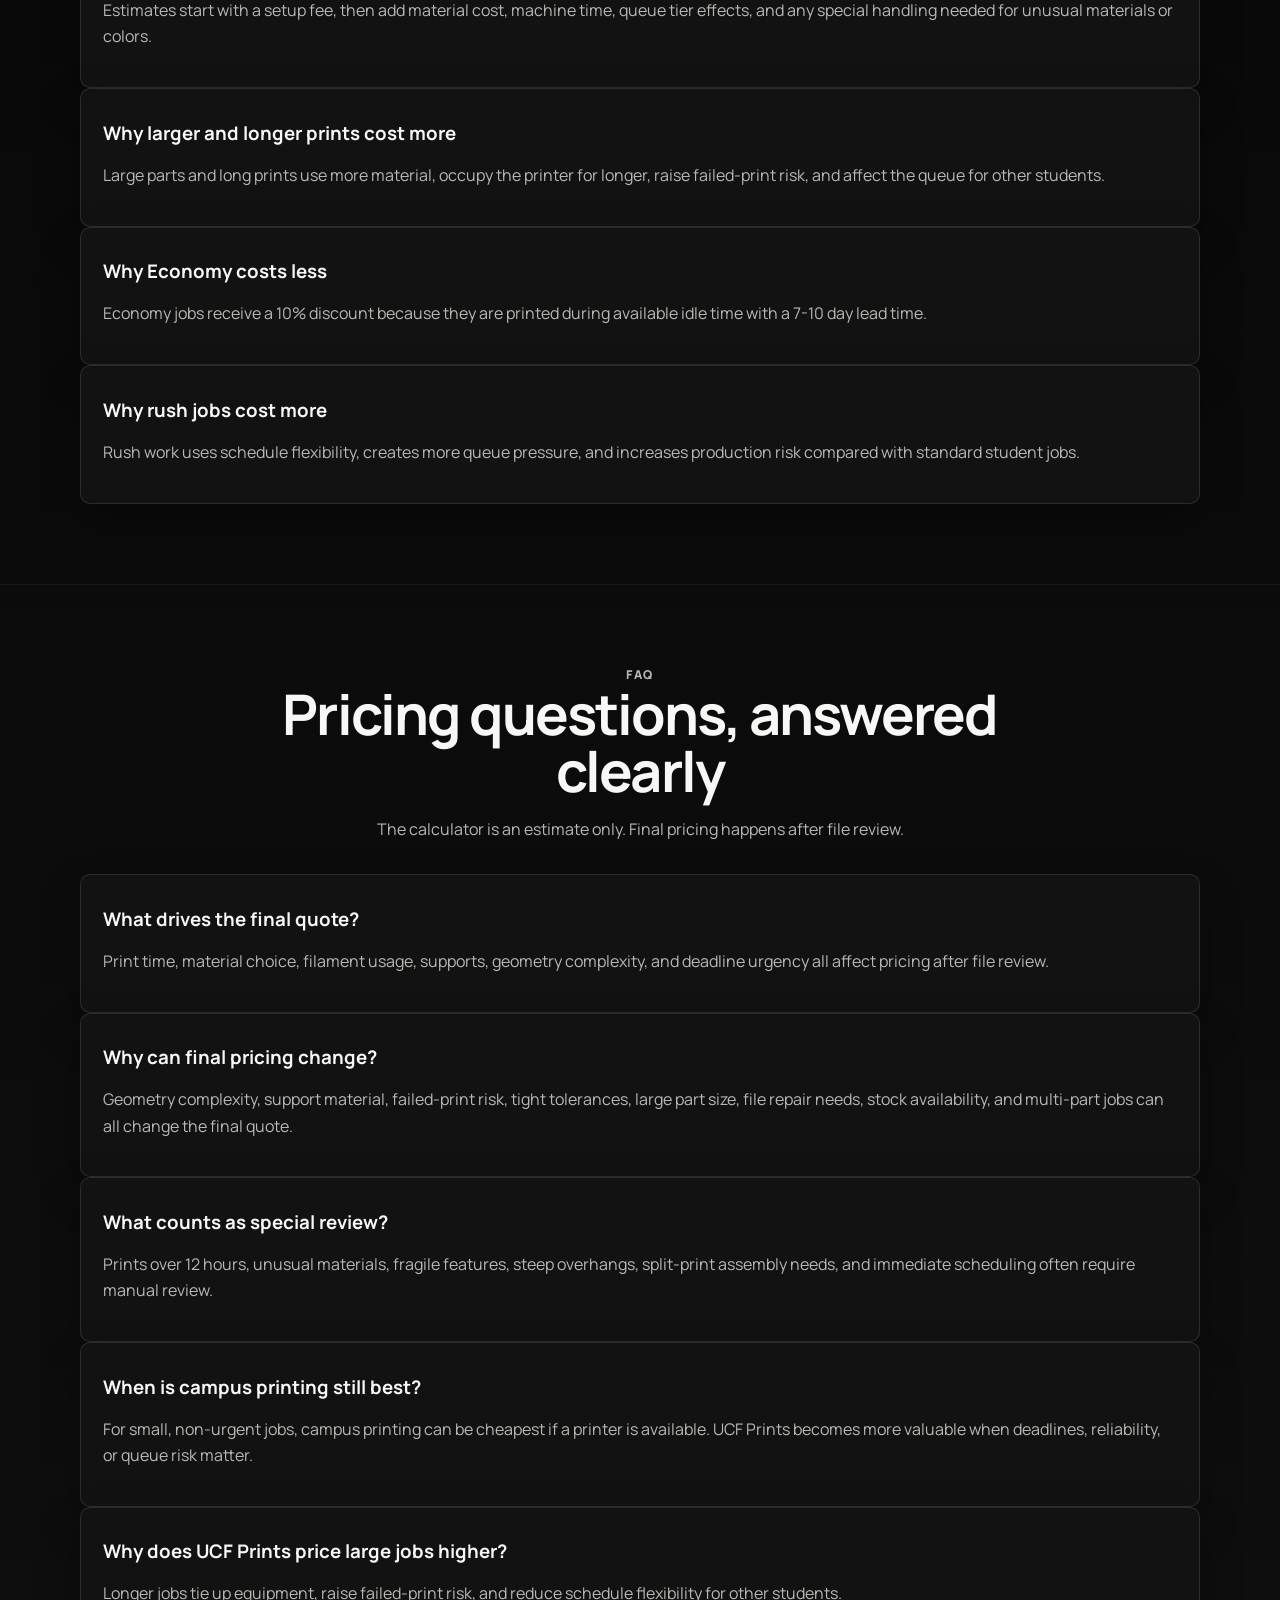
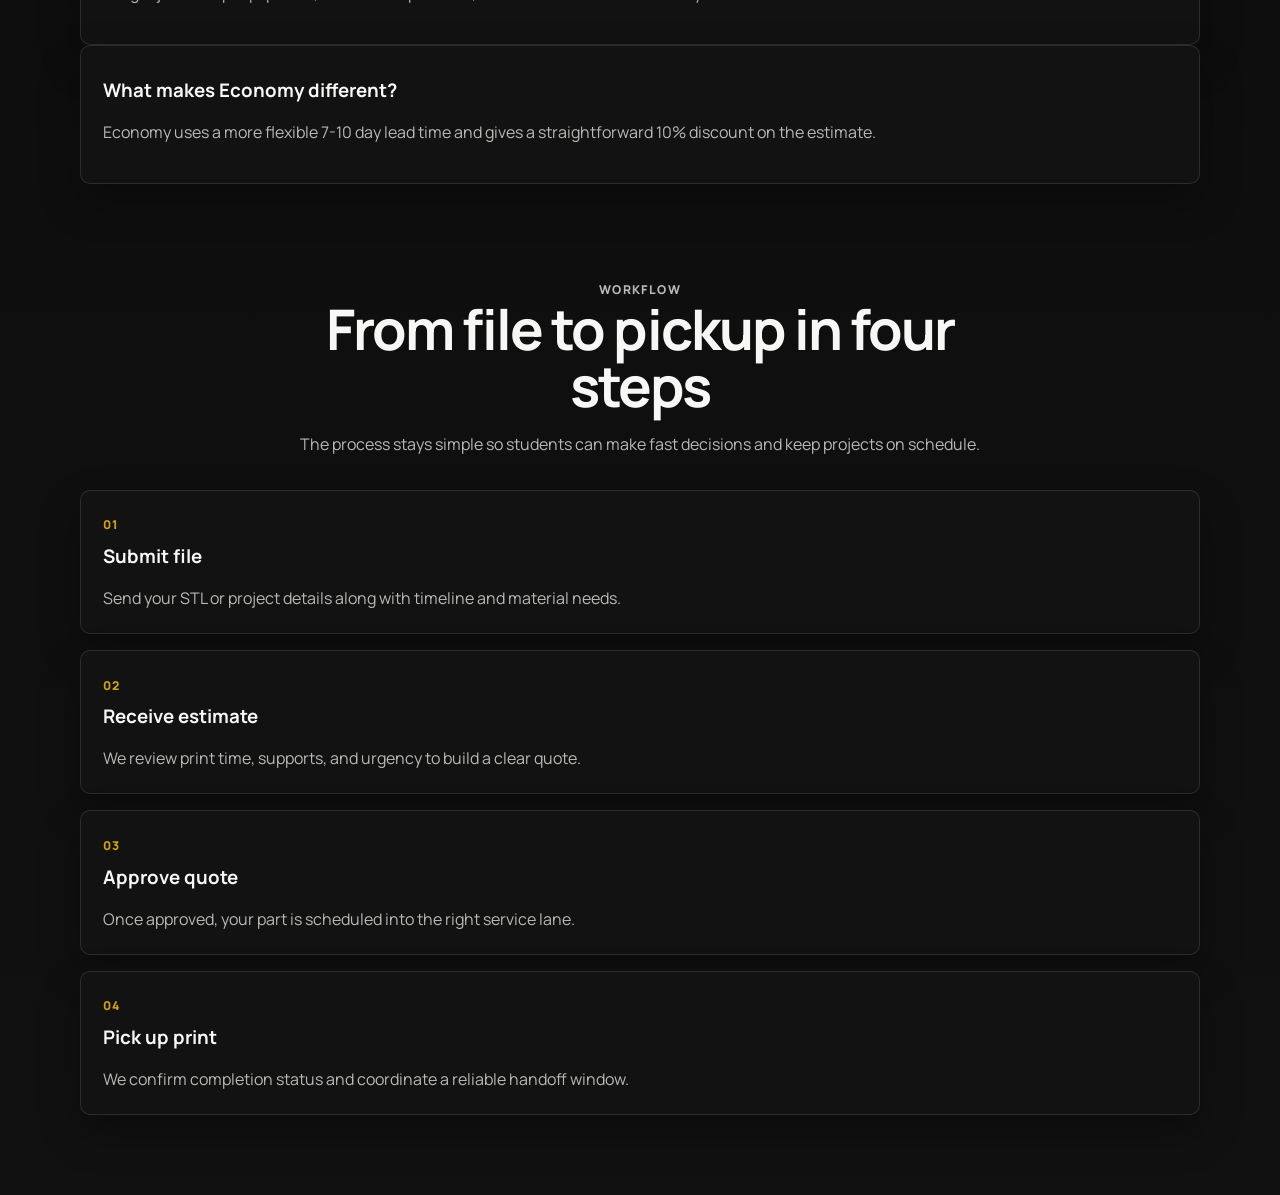
<file: pricing.html>
<!DOCTYPE html>
<html lang="en">
<head>
  <meta charset="UTF-8">
  <meta name="viewport" content="width=device-width, initial-scale=1.0">
  <title>UCF Prints | Pricing</title>
  <meta
    name="description"
    content="Learn how UCF Prints pricing works, compare service tiers, and understand why final quotes can change after file review."
  >
  <link rel="preconnect" href="https://fonts.googleapis.com">
  <link rel="preconnect" href="https://fonts.gstatic.com" crossorigin>
  <link href="https://fonts.googleapis.com/css2?family=Manrope:wght@400;500;600;700;800&display=swap" rel="stylesheet">
  <link rel="stylesheet" href="styles.css">
</head>
<body>
  <div class="site-shell">
    <header class="topbar">
      <div class="container nav-wrap">
        <a class="brand" href="index.html">
          <span class="brand-mark"></span>
          <span>UCF Prints</span>
        </a>
        <button class="menu-toggle" type="button" aria-expanded="false" aria-controls="siteNav">Menu</button>
        <nav class="nav" id="siteNav">
          <a class="nav-link" href="index.html">Home</a>
          <a class="nav-link" href="how-it-works.html">How It Works</a>
          <a class="nav-link nav-link-highlight" href="quote.html">Get Started</a>
        </nav>
      </div>
    </header>

    <main>
      <section class="hero-section hero-compact">
        <div class="container hero-grid">
          <div class="hero-copy">
            <p class="eyebrow">Transparent service model</p>
            <h1>Simple 3D Printing Pricing</h1>
            <p class="hero-subtitle">Clear tiers, dependable scheduling, and pricing that reflects real print effort.</p>
            <p class="hero-description">
              Standard prints are kept affordable, while rush and larger jobs cost more because they use more material, consume more queue flexibility, and increase production risk.
            </p>
          </div>
          <div class="card note-card">
            <span class="note-label">Estimate first</span>
            <h3>Ready to estimate your part?</h3>
            <p>Use the quote calculator for a fast estimate, then submit a request with your material and timeline details already prepared.</p>
            <a class="button button-primary" href="quote.html">Open Quote Calculator</a>
          </div>
        </div>
      </section>

      <section class="section">
        <div class="container">
          <div class="section-heading">
            <p class="eyebrow">Service lanes</p>
            <h2>Choose the turnaround that fits</h2>
            <p>Each tier balances cost, speed, and scheduling certainty differently.</p>
          </div>
          <div class="card-grid three-up">
            <article class="card pricing-card">
              <span class="tier-label">Economy</span>
              <h3>Lowest cost</h3>
              <p>Uses a flexible 7-10 day lead time and applies a clear 10% discount for cost-conscious jobs.</p>
            </article>
            <article class="card pricing-card pricing-card-accent">
              <span class="tier-label">Standard</span>
              <h3>Balanced pricing</h3>
              <p>Scheduled within normal available capacity for routine student projects and prototypes.</p>
            </article>
            <article class="card pricing-card">
              <span class="tier-label">Priority / Rush</span>
              <h3>Faster turnaround</h3>
              <p>Higher pricing protects schedule flexibility, supports urgent deadlines, and offsets increased queue impact.</p>
            </article>
          </div>
        </div>
      </section>

      <section class="section section-alt">
        <div class="container">
          <div class="section-heading">
            <h2>How pricing works</h2>
            <p>Quotes are built from actual print effort, not a flat one-size-fits-all rate.</p>
          </div>
          <div class="faq-grid">
            <article class="card faq-card">
              <h3>Base estimate structure</h3>
              <p>Estimates start with a setup fee, then add material cost, machine time, queue tier effects, and any special handling needed for unusual materials or colors.</p>
            </article>
            <article class="card faq-card">
              <h3>Why larger and longer prints cost more</h3>
              <p>Large parts and long prints use more material, occupy the printer for longer, raise failed-print risk, and affect the queue for other students.</p>
            </article>
            <article class="card faq-card">
              <h3>Why Economy costs less</h3>
              <p>Economy jobs receive a 10% discount because they are printed during available idle time with a 7-10 day lead time.</p>
            </article>
            <article class="card faq-card">
              <h3>Why rush jobs cost more</h3>
              <p>Rush work uses schedule flexibility, creates more queue pressure, and increases production risk compared with standard student jobs.</p>
            </article>
          </div>
        </div>
      </section>

      <section class="section section-alt">
        <div class="container">
          <div class="section-heading">
            <p class="eyebrow">FAQ</p>
            <h2>Pricing questions, answered clearly</h2>
            <p>The calculator is an estimate only. Final pricing happens after file review.</p>
          </div>

          <div class="faq-grid">
            <article class="card faq-card">
              <h3>What drives the final quote?</h3>
              <p>Print time, material choice, filament usage, supports, geometry complexity, and deadline urgency all affect pricing after file review.</p>
            </article>
            <article class="card faq-card">
              <h3>Why can final pricing change?</h3>
              <p>Geometry complexity, support material, failed-print risk, tight tolerances, large part size, file repair needs, stock availability, and multi-part jobs can all change the final quote.</p>
            </article>
            <article class="card faq-card">
              <h3>What counts as special review?</h3>
              <p>Prints over 12 hours, unusual materials, fragile features, steep overhangs, split-print assembly needs, and immediate scheduling often require manual review.</p>
            </article>
            <article class="card faq-card">
              <h3>When is campus printing still best?</h3>
              <p>For small, non-urgent jobs, campus printing can be cheapest if a printer is available. UCF Prints becomes more valuable when deadlines, reliability, or queue risk matter.</p>
            </article>
            <article class="card faq-card">
              <h3>Why does UCF Prints price large jobs higher?</h3>
              <p>Longer jobs tie up equipment, raise failed-print risk, and reduce schedule flexibility for other students.</p>
            </article>
            <article class="card faq-card">
              <h3>What makes Economy different?</h3>
              <p>Economy uses a more flexible 7-10 day lead time and gives a straightforward 10% discount on the estimate.</p>
            </article>
          </div>
        </div>
      </section>

      <section class="section">
        <div class="container">
          <div class="section-heading">
            <p class="eyebrow">Workflow</p>
            <h2>From file to pickup in four steps</h2>
            <p>The process stays simple so students can make fast decisions and keep projects on schedule.</p>
          </div>
          <div class="card-grid four-up">
            <article class="card process-card">
              <span class="process-number">01</span>
              <h3>Submit file</h3>
              <p>Send your STL or project details along with timeline and material needs.</p>
            </article>
            <article class="card process-card">
              <span class="process-number">02</span>
              <h3>Receive estimate</h3>
              <p>We review print time, supports, and urgency to build a clear quote.</p>
            </article>
            <article class="card process-card">
              <span class="process-number">03</span>
              <h3>Approve quote</h3>
              <p>Once approved, your part is scheduled into the right service lane.</p>
            </article>
            <article class="card process-card">
              <span class="process-number">04</span>
              <h3>Pick up print</h3>
              <p>We confirm completion status and coordinate a reliable handoff window.</p>
            </article>
          </div>
        </div>
      </section>
    </main>
  </div>

  <script src="js/site.js"></script>
  <script src="script.js"></script>
</body>
</html>
</file>
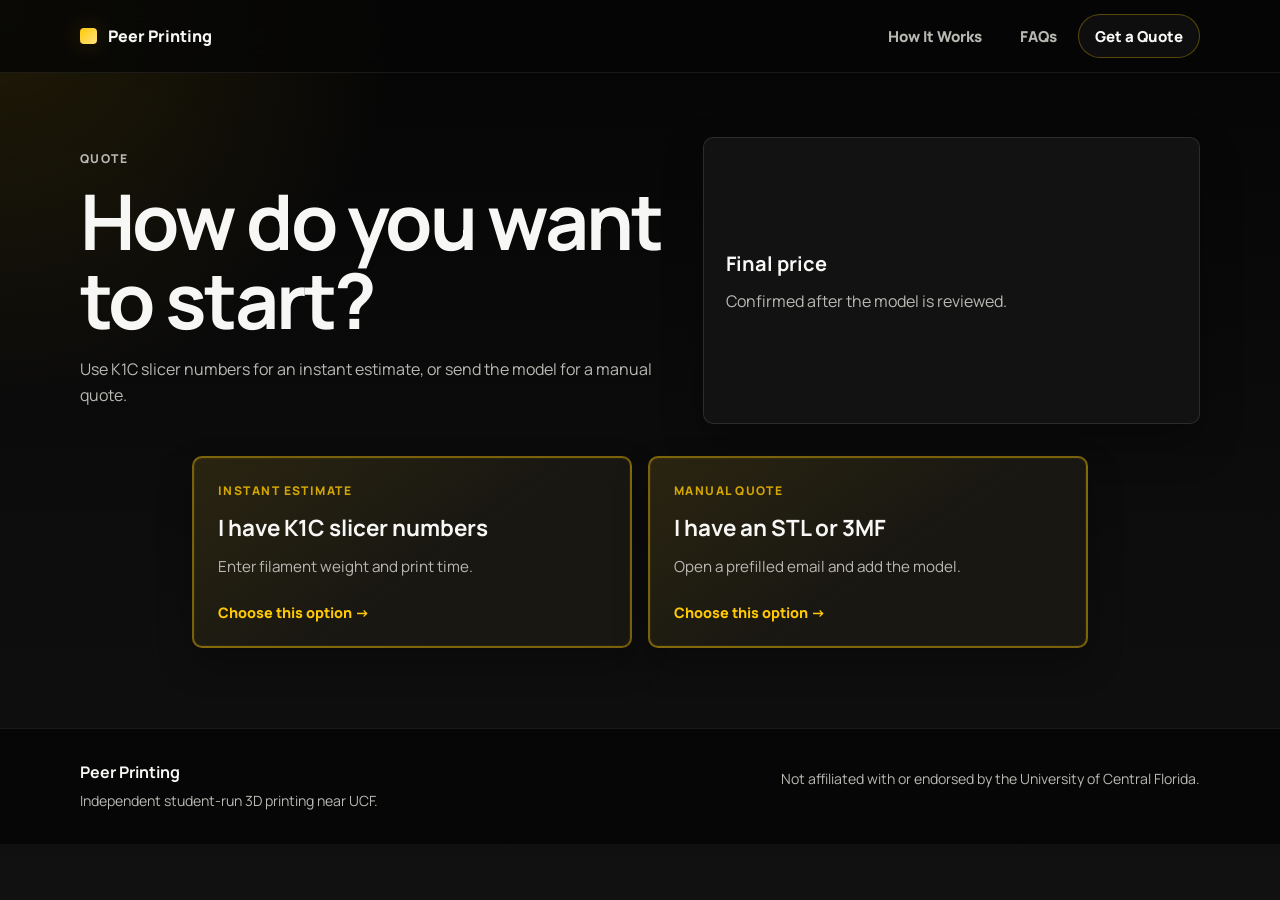
<file: quote.html>
<!DOCTYPE html>
<html lang="en">
<head>
  <meta charset="UTF-8">
  <meta name="viewport" content="width=device-width, initial-scale=1.0">
  <title>Peer Printing | Estimate a 3D Print</title>
  <meta name="description" content="Calculate a ballpark 3D printing estimate or send your model for manual review through Peer Printing near UCF.">
  <link rel="preconnect" href="https://fonts.googleapis.com">
  <link rel="preconnect" href="https://fonts.gstatic.com" crossorigin>
  <link href="https://fonts.googleapis.com/css2?family=Manrope:wght@400;500;600;700;800&display=swap" rel="stylesheet">
  <link rel="stylesheet" href="styles.css">
</head>
<body>
  <div class="site-shell">
    <header class="topbar">
      <div class="container nav-wrap">
        <a class="brand" href="index.html" aria-label="Peer Printing home"><span class="brand-mark" aria-hidden="true"></span><span>Peer Printing</span></a>
        <button class="menu-toggle" type="button" aria-expanded="false" aria-controls="siteNav">Menu</button>
        <nav class="nav" id="siteNav" aria-label="Main navigation"><a class="nav-link" href="index.html">How It Works</a><a class="nav-link" href="faq.html">FAQs</a><a class="nav-link nav-link-highlight active" href="quote.html">Get a Quote</a></nav>
      </div>
    </header>

    <main>
      <section class="page-intro compact-intro">
        <div class="container quote-intro">
          <div><p class="eyebrow">Quote</p><h1>How do you want to start?</h1><p>Use K1C slicer numbers for an instant estimate, or send the model for a manual quote.</p></div>
          <div class="quiet-note"><strong>Final price</strong><span>Confirmed after the model is reviewed.</span></div>
        </div>
      </section>

      <section class="section">
        <div class="container">
          <div class="quote-choice-grid" id="quoteChoices" aria-label="Choose a quote method">
            <button class="quote-choice" type="button" data-mode="estimate"><span class="choice-kicker">Instant estimate</span><strong>I have K1C slicer numbers</strong><small>Enter filament weight and print time.</small><span class="choice-action">Choose this option →</span></button>
            <button class="quote-choice" type="button" data-mode="file"><span class="choice-kicker">Manual quote</span><strong>I have an STL or 3MF</strong><small>Open a prefilled email and add the model.</small><span class="choice-action">Choose this option →</span></button>
          </div>

          <div id="estimateMode" hidden>
            <button class="change-method" type="button" data-change-mode>← Change quote method</button>
            <div class="quote-layout">
              <form class="card quote-form" id="quoteForm">
                <div class="form-head"><span class="note-label">K1C slicer estimate</span><h2>Use the Creality K1C profile.</h2><p>Enter the filament weight and print time reported by that profile. Estimates from other printer profiles will not be accurate.</p></div>
                <div class="form-grid">
                  <label class="field"><span>Material</span><select id="material" name="material"><option value="PLA" selected>PLA</option><option value="PETG">PETG</option><option value="TPU">TPU</option><option value="ABS">ABS</option></select><small>PLA is the normal default.</small></label>
                  <label class="field"><span>Color</span><select id="color" name="color"><option value="black" selected>Black</option><option value="white">White</option><option value="gray">Gray</option><option value="blue">Blue</option><option value="red">Red</option><option value="custom">Custom / flexible</option></select><small>Special colors may affect timing.</small></label>
                </div>
                <div class="slicer-estimate-card">
                  <label class="field"><span>Filament weight</span><div class="input-with-unit"><input id="estimatedWeightGrams" name="estimatedWeightGrams" type="number" inputmode="decimal" min="1" placeholder="75" required><span>g</span></div><small>Shown in the K1C slicer estimate.</small></label>
                  <label class="field"><span>Print time</span><div class="input-with-unit"><input id="estimatedPrintHours" name="estimatedPrintHours" type="number" inputmode="decimal" min="0.5" step="0.5" placeholder="4" required><span>hrs</span></div><small>Enter total hours, using decimals if needed.</small></label>
                </div>
                <label class="field"><span>Deadline</span><select id="deadlineType" name="deadlineType"><option value="economy">Economy, 7–10 days</option><option value="standard" selected>Standard, 3–5 days</option><option value="priority">Priority, 1–2 days</option><option value="rush">Rush, ASAP review</option></select><small>Faster deadlines increase the estimate and require availability.</small></label>
                <input id="fulfillmentPreference" name="fulfillmentPreference" type="hidden" value="campus pickup">
                <div class="machine-spec"><strong>K1C build volume</strong><span>220 × 220 × 250 mm. Oversized or multi-part jobs require a file review.</span></div>
              </form>

              <aside class="results-stack" id="quoteResults">
                <section class="card estimate-card" aria-live="polite">
                  <span class="note-label">Estimated range</span>
                  <div class="estimate-main estimate-empty" id="estimatedPriceRange">Enter details</div>
                  <p class="estimate-status" id="estimateStatus">Add the filament weight and print time to calculate an estimate.</p>
                  <div class="turnaround" id="estimatedTurnaround"></div>
                  <details class="estimate-details" id="estimateDetails" hidden><summary>Show price breakdown</summary><div class="estimate-breakdown" aria-label="Estimate breakdown"><div><span>Material</span><strong id="materialBreakdown">—</strong></div><div><span>Printer time</span><strong id="timeBreakdown">—</strong></div><div><span>Deadline</span><strong id="deadlineBreakdown">—</strong></div><div><span>Handling</span><strong id="handlingBreakdown">—</strong></div></div></details>
                  <p class="disclaimer">Final price may change after reviewing supports, orientation, risk, geometry, and actual print settings.</p>
                </section>
                <section class="card final-quote-card" id="quoteActions">
                  <span class="note-label">Final step</span><h2>Request this print.</h2><p>Finish the estimate, then continue to send the quote details and your model.</p>
                  <details class="quote-request" id="quoteRequestDetails">
                    <summary class="button button-primary button-full">Request this print</summary>
                    <div class="email-options" id="quoteEmailOptions">
                      <div class="email-options-head"><strong>Choose how to send your request</strong><span>Gmail and Outlook open in your browser with the estimate filled in. Outlook may ask you to sign in.</span></div>
                      <a class="button button-primary button-full" id="gmailQuoteButton" target="_blank" rel="noopener">Create Gmail</a>
                      <a class="button button-secondary button-full" id="outlookWebQuoteButton" target="_blank" rel="noopener">Open Outlook web</a>
                      <button class="button button-secondary button-full" type="button" id="copyQuoteButton">Copy info instead</button>
                      <p class="order-notice"><strong>To submit your request:</strong> attach the STL or 3MF, then send the email. Your order is confirmed only after you receive the final price and completion time.</p>
                      <p class="copy-message" id="quoteMessage" role="status" aria-live="polite"></p>
                    </div>
                  </details>
                </section>
                <details class="developer-panel" id="developerPanel" hidden><summary>Developer details</summary><pre id="debugOutput"></pre></details>
              </aside>
            </div>
          </div>

          <section class="file-only-panel" id="file-only" hidden>
            <button class="change-method" type="button" data-change-mode>← Change quote method</button>
            <div class="card file-review-card">
              <div><span class="note-label">No slicer estimate</span><h2>Email the model.</h2><p>Include the deadline and material or color preference, then add the STL or 3MF below.</p></div>
              <div class="file-checklist"><strong>Before sending</strong><ul class="check-list"><li>State the deadline</li><li>Choose a material and color</li><li>Include the approximate size if known</li><li>Add the STL or 3MF below the email details</li></ul></div>
              <div class="email-options">
                <div class="email-options-head"><strong>Choose how to send your request</strong><span>Gmail and Outlook open in your browser with the request filled in. Outlook may ask you to sign in.</span></div>
                <a class="button button-primary button-full" id="fileReviewGmailButton" href="https://mail.google.com/" target="_blank" rel="noopener">Create Gmail</a>
                <a class="button button-secondary button-full" id="fileReviewOutlookWebButton" href="https://outlook.office.com/mail/deeplink/compose" target="_blank" rel="noopener">Open Outlook web</a>
                <button class="button button-secondary button-full" type="button" id="fileReviewCopyButton">Copy info instead</button>
                <p class="order-notice"><strong>To submit your request:</strong> attach the STL or 3MF, then send the email. Your order is confirmed only after you receive the final price and completion time.</p>
                <p class="copy-message" id="fileReviewMessage" role="status" aria-live="polite"></p>
              </div>
            </div>
          </section>
        </div>
      </section>
    </main>
    <footer class="site-footer"><div class="container footer-wrap"><div><strong>Peer Printing</strong><p>Independent student-run 3D printing near UCF.</p></div><p>Not affiliated with or endorsed by the University of Central Florida.</p></div></footer>
  </div>
  <script src="js/site.js"></script>
  <script src="js/quote.js?v=20260714-27"></script>
</body>
</html>
</file>
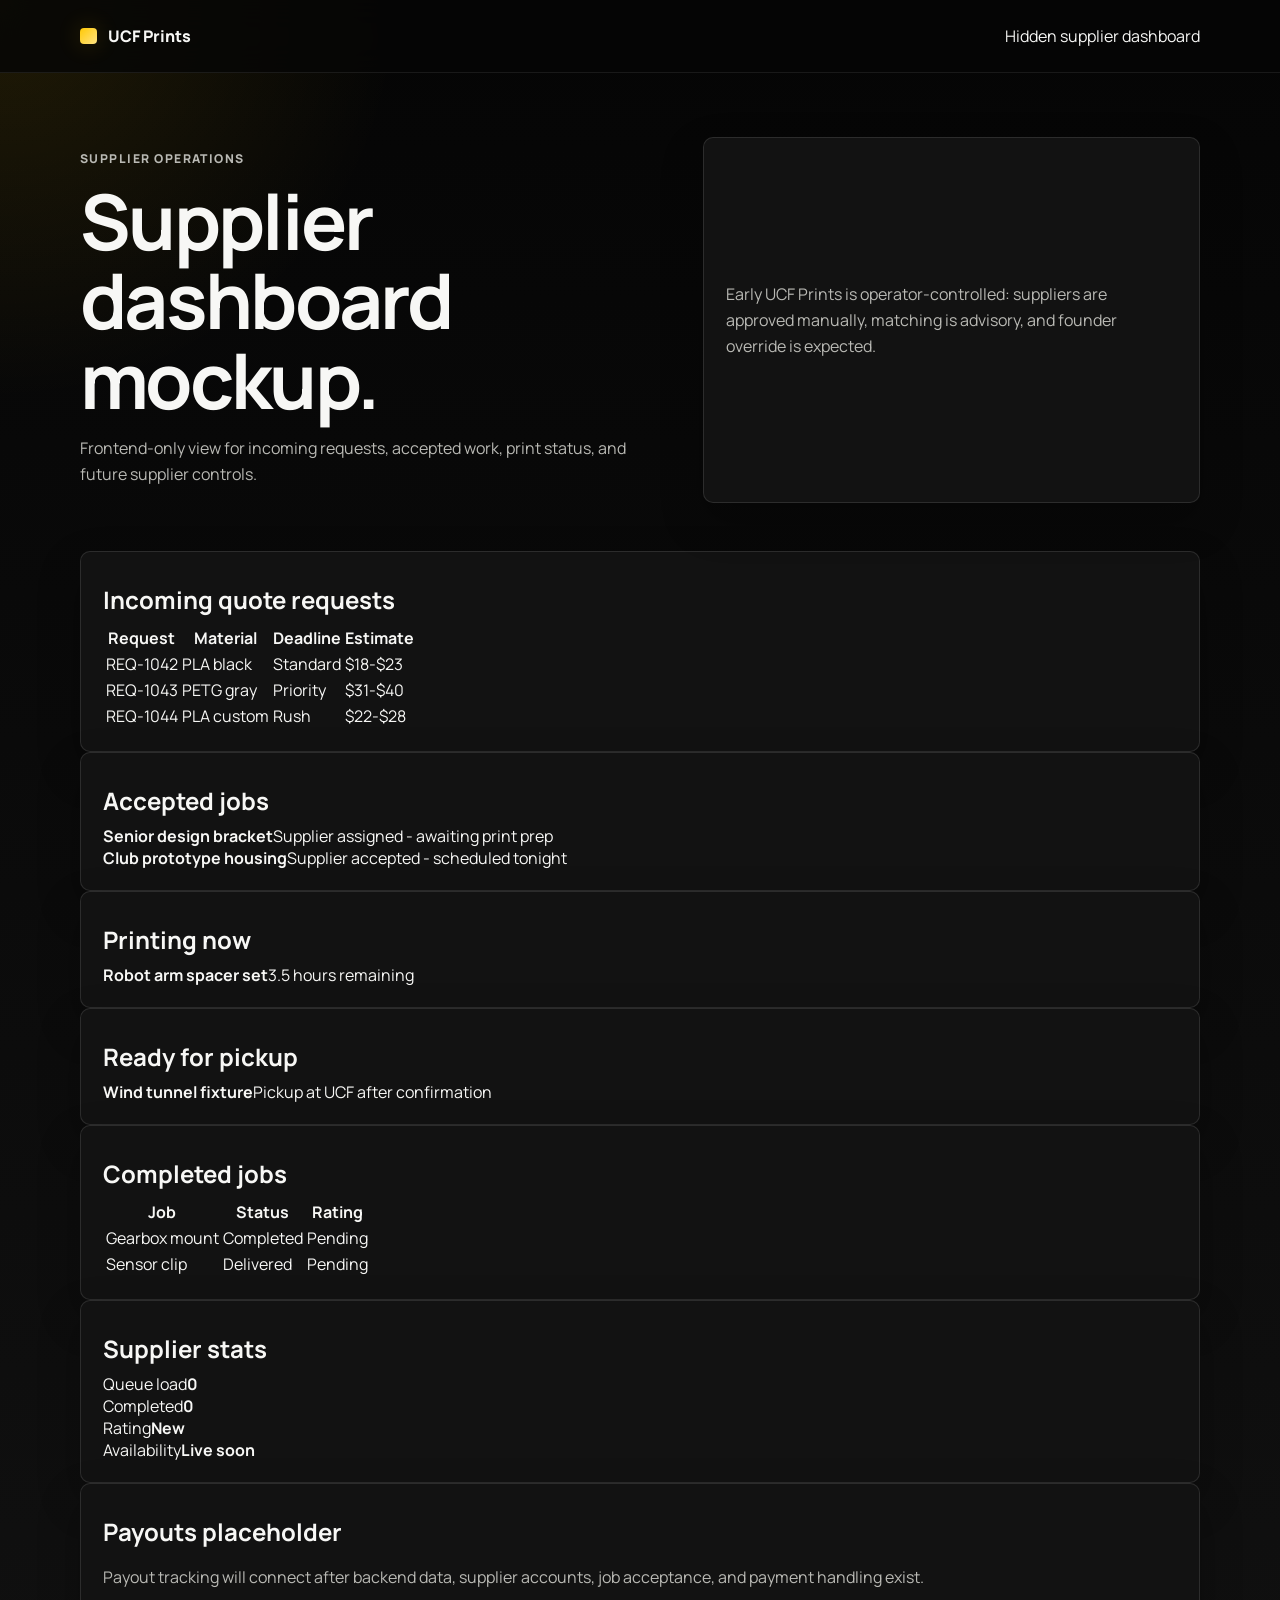
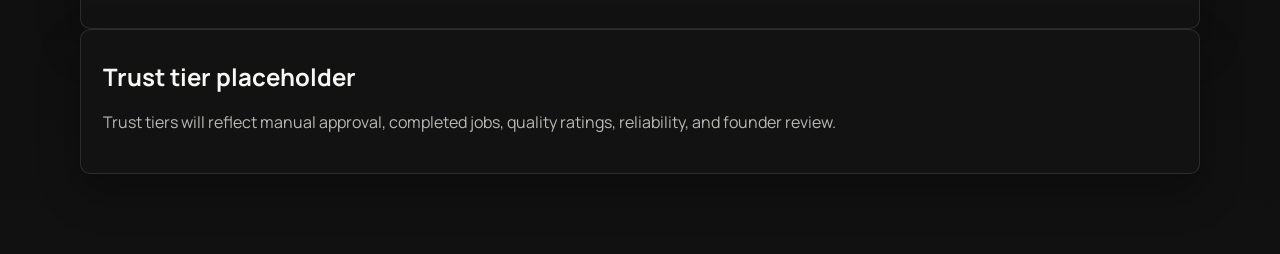
<file: supplier-dashboard.html>
<!DOCTYPE html>
<html lang="en">
<head>
  <meta charset="UTF-8">
  <meta name="viewport" content="width=device-width, initial-scale=1.0">
  <title>UCF Prints | Supplier Dashboard</title>
  <meta name="robots" content="noindex">
  <link rel="preconnect" href="https://fonts.googleapis.com">
  <link rel="preconnect" href="https://fonts.gstatic.com" crossorigin>
  <link href="https://fonts.googleapis.com/css2?family=Manrope:wght@400;500;600;700;800&display=swap" rel="stylesheet">
  <link rel="stylesheet" href="styles.css">
</head>
<body>
  <div class="site-shell">
    <header class="topbar">
      <div class="container nav-wrap">
        <a class="brand" href="index.html">
          <span class="brand-mark"></span>
          <span>UCF Prints</span>
        </a>
        <span class="dashboard-pill">Hidden supplier dashboard</span>
      </div>
    </header>

    <main>
      <section class="page-intro">
        <div class="container quote-intro">
          <div>
            <p class="eyebrow">Supplier operations</p>
            <h1>Supplier dashboard mockup.</h1>
            <p>Frontend-only view for incoming requests, accepted work, print status, and future supplier controls.</p>
          </div>
          <div class="quiet-note">
            Early UCF Prints is operator-controlled: suppliers are approved manually, matching is advisory, and founder override is expected.
          </div>
        </div>
      </section>

      <section class="section">
        <div class="container dashboard-grid">
          <section class="card dashboard-card">
            <h2>Incoming quote requests</h2>
            <div class="table-wrap">
              <table>
                <thead>
                  <tr><th>Request</th><th>Material</th><th>Deadline</th><th>Estimate</th></tr>
                </thead>
                <tbody>
                  <tr><td>REQ-1042</td><td>PLA black</td><td>Standard</td><td>$18-$23</td></tr>
                  <tr><td>REQ-1043</td><td>PETG gray</td><td>Priority</td><td>$31-$40</td></tr>
                  <tr><td>REQ-1044</td><td>PLA custom</td><td>Rush</td><td>$22-$28</td></tr>
                </tbody>
              </table>
            </div>
          </section>

          <section class="card dashboard-card">
            <h2>Accepted jobs</h2>
            <div class="job-list">
              <article><strong>Senior design bracket</strong><span>Supplier assigned - awaiting print prep</span></article>
              <article><strong>Club prototype housing</strong><span>Supplier accepted - scheduled tonight</span></article>
            </div>
          </section>

          <section class="card dashboard-card">
            <h2>Printing now</h2>
            <div class="job-list">
              <article><strong>Robot arm spacer set</strong><span>3.5 hours remaining</span></article>
            </div>
          </section>

          <section class="card dashboard-card">
            <h2>Ready for pickup</h2>
            <div class="job-list">
              <article><strong>Wind tunnel fixture</strong><span>Pickup at UCF after confirmation</span></article>
            </div>
          </section>

          <section class="card dashboard-card">
            <h2>Completed jobs</h2>
            <div class="table-wrap">
              <table>
                <thead>
                  <tr><th>Job</th><th>Status</th><th>Rating</th></tr>
                </thead>
                <tbody>
                  <tr><td>Gearbox mount</td><td>Completed</td><td>Pending</td></tr>
                  <tr><td>Sensor clip</td><td>Delivered</td><td>Pending</td></tr>
                </tbody>
              </table>
            </div>
          </section>

          <section class="card dashboard-card stats-card">
            <h2>Supplier stats</h2>
            <div class="stats-grid">
              <div><span>Queue load</span><strong>0</strong></div>
              <div><span>Completed</span><strong>0</strong></div>
              <div><span>Rating</span><strong>New</strong></div>
              <div><span>Availability</span><strong>Live soon</strong></div>
            </div>
          </section>

          <section class="card dashboard-card placeholder-card">
            <h2>Payouts placeholder</h2>
            <p>Payout tracking will connect after backend data, supplier accounts, job acceptance, and payment handling exist.</p>
          </section>

          <section class="card dashboard-card placeholder-card">
            <h2>Trust tier placeholder</h2>
            <p>Trust tiers will reflect manual approval, completed jobs, quality ratings, reliability, and founder review.</p>
          </section>
        </div>
      </section>
    </main>
  </div>

  <!--
    Future backend connections:
    - supplier login
    - live availability
    - accepting/declining jobs
    - updating job statuses
    - payout tracking
    - quality ratings

    Founder-control concept:
    - suppliers are approved manually
    - jobs can be manually assigned
    - matching suggests best fit, but the founder can override
    - no public supplier browsing yet
  -->
</body>
</html>
</file>
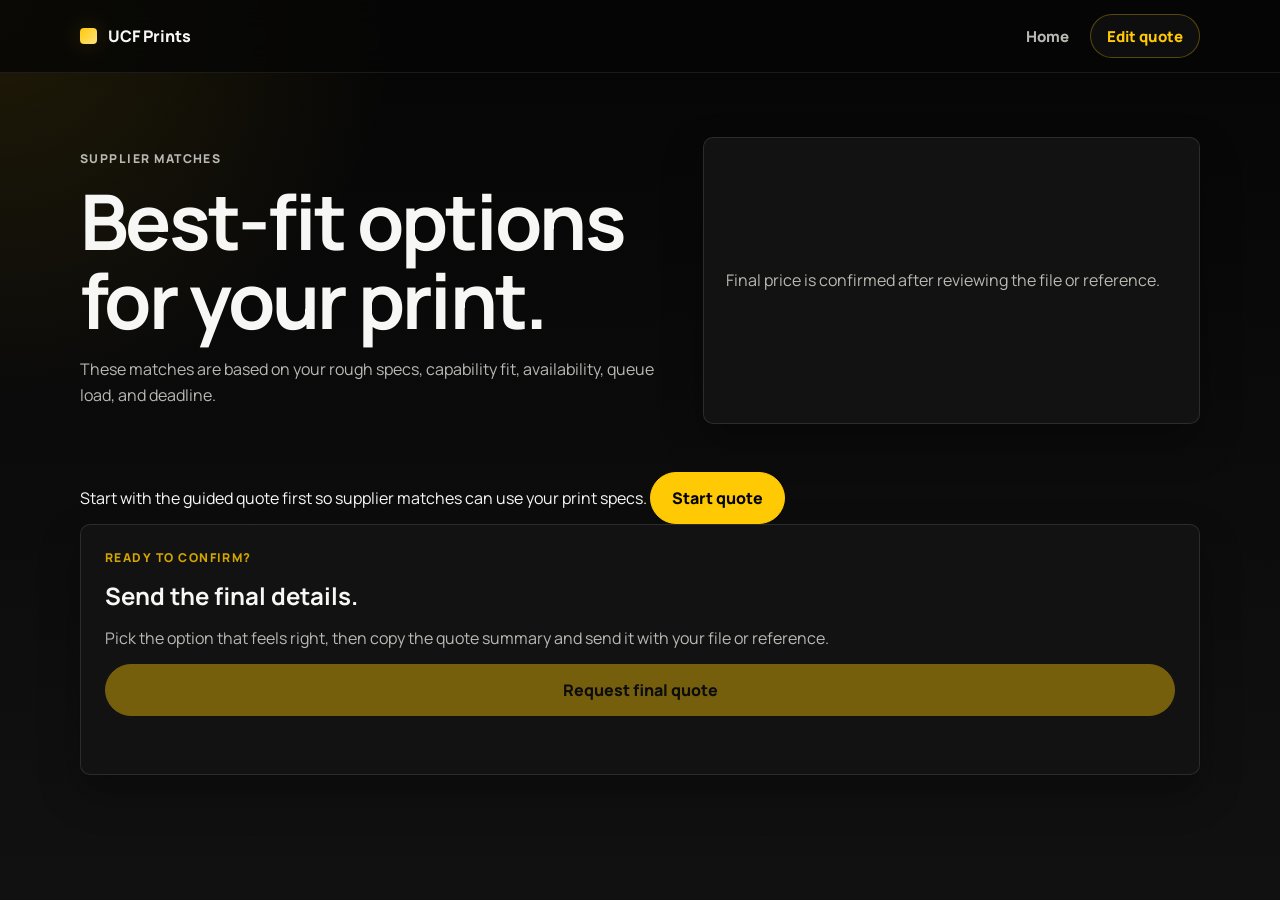
<file: suppliers.html>
<!DOCTYPE html>
<html lang="en">
<head>
  <meta charset="UTF-8">
  <meta name="viewport" content="width=device-width, initial-scale=1.0">
  <title>UCF Prints | Supplier Matches</title>
  <meta
    name="description"
    content="Review a short list of supplier matches for your UCF Prints quote."
  >
  <link rel="preconnect" href="https://fonts.googleapis.com">
  <link rel="preconnect" href="https://fonts.gstatic.com" crossorigin>
  <link href="https://fonts.googleapis.com/css2?family=Manrope:wght@400;500;600;700;800&display=swap" rel="stylesheet">
  <link rel="stylesheet" href="styles.css">
</head>
<body>
  <div class="site-shell">
    <header class="topbar">
      <div class="container nav-wrap">
        <a class="brand" href="index.html" aria-label="UCF Prints home">
          <span class="brand-mark"></span>
          <span>UCF Prints</span>
        </a>
        <nav class="nav" aria-label="Main navigation">
          <a class="nav-link" href="index.html">Home</a>
          <a class="nav-link nav-link-highlight" href="quote.html">Edit quote</a>
        </nav>
      </div>
    </header>

    <main>
      <section class="page-intro">
        <div class="container quote-intro">
          <div>
            <p class="eyebrow">Supplier matches</p>
            <h1>Best-fit options for your print.</h1>
            <p>These matches are based on your rough specs, capability fit, availability, queue load, and deadline.</p>
          </div>
          <div class="quiet-note" id="resultsSummary">
            Final price is confirmed after reviewing the file or reference.
          </div>
        </div>
      </section>

      <section class="section">
        <div class="container supplier-results-layout">
          <section class="supplier-scroll" id="supplierResults" aria-label="Supplier match list"></section>

          <aside class="card final-quote-card sticky-summary">
            <span class="note-label">Ready to confirm?</span>
            <h2>Send the final details.</h2>
            <p>Pick the option that feels right, then copy the quote summary and send it with your file or reference.</p>
            <button class="button button-primary" type="button" id="copyQuoteButton">Request final quote</button>
            <p class="copy-message" id="copyMessage" role="status" aria-live="polite"></p>
          </aside>

          <details class="developer-panel" id="developerPanel" hidden>
            <summary>Developer details</summary>
            <pre id="debugOutput"></pre>
          </details>
        </div>
      </section>
    </main>
  </div>

  <script type="module" src="js/supplier-results.js"></script>
</body>
</html>
</file>
<file: styles.css>
:root {
  --bg: #080808;
  --ink: #f7f7f5;
  --muted: #b9b9b4;
  --panel: #121212;
  --panel-soft: #191919;
  --line: rgba(255, 255, 255, 0.11);
  --gold: #ffc904;
  --gold-deep: #d3a500;
  --blue: #8cb3ff;
  --shadow: 0 18px 42px rgba(0, 0, 0, 0.3);
  --radius: 10px;
  --container: min(1120px, calc(100% - 2rem));
}

*, *::before, *::after { box-sizing: border-box; }
[hidden] { display: none !important; }
html { scroll-behavior: smooth; max-width: 100%; overflow-x: hidden; }
body { margin: 0; max-width: 100%; overflow-x: hidden; font-family: "Manrope", "Segoe UI", sans-serif; color: var(--ink); background: radial-gradient(circle at top left, rgba(255, 201, 4, 0.11), transparent 25rem), linear-gradient(180deg, #050505 0%, #0b0b0b 48%, #111 100%); }
a { color: inherit; text-decoration: none; }
button, input, select { font: inherit; }
button { color: inherit; }
.site-shell { min-height: 100vh; }
.container { width: var(--container); margin: 0 auto; }

.topbar { position: sticky; top: 0; z-index: 20; border-bottom: 1px solid rgba(255,255,255,.08); background: rgba(6,6,6,.84); backdrop-filter: blur(16px); }
.nav-wrap { display: flex; align-items: center; justify-content: space-between; gap: 1rem; min-height: 4.5rem; }
.brand { display: inline-flex; align-items: center; gap: .7rem; font-weight: 800; }
.brand-mark { width: 1.05rem; height: 1.05rem; border-radius: 4px; background: linear-gradient(135deg, var(--gold), #ffe383); box-shadow: 0 0 24px rgba(255,201,4,.2); }
.nav { display: flex; align-items: center; gap: .25rem; }
.nav-link { display: inline-flex; align-items: center; justify-content: center; min-height: 2.55rem; padding: .65rem 1rem; border: 1px solid transparent; border-radius: 999px; color: var(--muted); font-size: .94rem; font-weight: 800; }
.nav-link:hover, .nav-link.active { color: var(--ink); }
.nav-link-highlight { color: var(--gold); border-color: rgba(255,201,4,.3); background: rgba(255,255,255,.04); }
.menu-toggle { display: none; margin-left: auto; min-height: 2.45rem; padding: .55rem .9rem; border: 1px solid rgba(255,201,4,.28); border-radius: 999px; background: rgba(255,255,255,.04); color: var(--gold); font-weight: 800; cursor: pointer; }
:where(a, button, input, select, summary):focus-visible { outline: 3px solid rgba(255,201,4,.72); outline-offset: 3px; }

.hero-section { padding: 5rem 0 4rem; }
.hero-layout, .quote-intro, .split-layout, .quote-layout { display: grid; grid-template-columns: minmax(0,1.08fr) minmax(320px,.92fr); gap: 2.5rem; align-items: start; }
.hero-copy h1, .page-intro h1, .section-heading h2, .cta-band h2 { margin: 0; line-height: 1.03; letter-spacing: -.035em; }
.hero-copy h1 { max-width: 11ch; font-size: clamp(3rem, 7vw, 5.7rem); }
.hero-description { max-width: 38rem; margin: 1.4rem 0 0; color: var(--muted); font-size: 1.16rem; line-height: 1.65; }
.hero-actions { display: flex; flex-wrap: wrap; gap: .75rem; margin-top: 2rem; }
.hero-panel { display: grid; gap: 0; padding: 1.4rem; border: 1px solid var(--line); border-radius: var(--radius); background: linear-gradient(160deg, rgba(255,201,4,.08), transparent 45%), var(--panel); box-shadow: var(--shadow); }
.hero-panel > .note-label { margin-bottom: .7rem; }
.hero-stat { display: grid; gap: .22rem; padding: 1.1rem 0; border-top: 1px solid var(--line); }
.hero-stat strong { font-size: 1.4rem; }
.hero-stat span { color: var(--muted); }

.button { display: inline-flex; align-items: center; justify-content: center; min-height: 3.15rem; padding: .88rem 1.3rem; border: 1px solid rgba(255,255,255,.15); border-radius: 999px; background: none; font-weight: 800; text-align: center; cursor: pointer; transition: transform 160ms ease, box-shadow 160ms ease, border-color 160ms ease; }
.button:hover { transform: translateY(-2px); box-shadow: var(--shadow); }
.button-primary { background: var(--gold); color: #050505; border-color: var(--gold); }
.button-secondary { background: rgba(255,255,255,.04); color: var(--ink); }
.button-full { width: 100%; }
.text-link { color: var(--gold); font-weight: 800; }
.center-action { margin-top: 1.4rem; text-align: center; }

.eyebrow, .note-label, .step-number, .process-number { color: var(--gold-deep); font-size: .76rem; font-weight: 800; letter-spacing: .12em; text-transform: uppercase; }
.section { padding: 0 0 5rem; }
.section-alt { padding-top: 4rem; border-top: 1px solid rgba(255,255,255,.06); }
.section-heading { max-width: 46rem; margin: 0 auto 2rem; text-align: center; }
.section-heading.align-left { margin: 0; text-align: left; }
.section-heading h2, .cta-band h2 { font-size: clamp(2rem, 4.4vw, 3.5rem); }
.section-heading p, .card p, .split-layout p, .fine-print, .quiet-note, .turnaround, .disclaimer, .copy-message, .footer-wrap p { color: var(--muted); line-height: 1.65; }
.section-heading p { margin: 1rem 0 0; }
.card-grid { display: grid; gap: 1rem; }
.three-up { grid-template-columns: repeat(3, minmax(0,1fr)); }
.card, .quiet-note, .developer-panel { padding: 1.35rem; border: 1px solid var(--line); border-radius: var(--radius); background: var(--panel); box-shadow: var(--shadow); }
.card h3, .card h2 { margin: .55rem 0 .5rem; }
.process-card p, .price-card p, .policy-card p { margin-bottom: 0; }
.price-card h3 { font-size: 2rem; }
.price-card.featured { border-color: rgba(255,201,4,.38); background: linear-gradient(160deg, rgba(255,201,4,.1), transparent 52%), var(--panel); }
.fine-print { margin: 1rem auto 0; max-width: 48rem; text-align: center; font-size: .9rem; }
.value-list { display: grid; gap: .8rem; }
.value-row { display: grid; gap: .25rem; padding: 1rem; border: 1px solid var(--line); border-radius: var(--radius); background: var(--panel); }
.value-row span { color: var(--muted); line-height: 1.55; }
.cta-band { display: flex; align-items: center; justify-content: space-between; gap: 1.5rem; padding: 1.6rem; border: 1px solid var(--line); border-radius: var(--radius); background: linear-gradient(120deg, rgba(255,201,4,.09), transparent 45%), var(--panel); box-shadow: var(--shadow); }

.page-intro { padding: 4rem 0 3rem; }
.compact-intro { padding-bottom: 2rem; }
.page-intro h1 { max-width: 12ch; font-size: clamp(2.8rem, 6vw, 5rem); }
.page-intro p { color: var(--muted); line-height: 1.65; }
.quiet-note { display: grid; align-content: center; gap: .5rem; min-height: 100%; }
.quiet-note strong { color: var(--ink); font-size: 1.25rem; }

.interactive-process { display: grid; gap: 1rem; }
.timeline-steps { display: grid; grid-template-columns: repeat(4, minmax(0,1fr)); gap: .6rem; }
.timeline-step { display: grid; gap: .25rem; padding: 1rem; border: 1px solid var(--line); border-radius: var(--radius); background: var(--panel); text-align: left; cursor: pointer; }
.timeline-step span { color: var(--gold-deep); font-size: .75rem; font-weight: 800; }
.timeline-step small { color: var(--muted); }
.timeline-step.is-active { border-color: rgba(255,201,4,.5); background: rgba(255,201,4,.08); }
.timeline-detail { width: 100%; padding: 1.6rem; }
.timeline-detail-grid { display: grid; grid-template-columns: repeat(2,minmax(0,1fr)); gap: 1.5rem; align-items: start; }
.timeline-detail h3 { margin: .45rem 0 .55rem; font-size: clamp(1.7rem,3vw,2.5rem); }
.timeline-detail p { color: var(--muted); line-height: 1.6; }
.check-list { display: grid; gap: .55rem; padding-left: 1.2rem; color: var(--muted); line-height: 1.55; }
.timeline-controls { display: flex; justify-content: space-between; gap: .75rem; margin-top: 1.2rem; }
.timeline-controls button:disabled { opacity: .4; cursor: not-allowed; transform: none; }
.policy-callout { padding: .8rem; border-left: 3px solid var(--gold); background: rgba(255,201,4,.06); color: var(--muted); }

.process-summary { background: linear-gradient(145deg, rgba(255,201,4,.08), transparent 60%), var(--panel); }
.start-route-grid, .interactive-process { width: 100%; max-width: 64rem; margin-right: auto; margin-left: auto; }
.start-route-grid { display: grid; grid-template-columns: repeat(2,minmax(0,1fr)); gap: 1rem; }
.start-route { display: grid; grid-template-rows: auto 1fr; overflow: hidden; border: 1px solid var(--line); border-radius: var(--radius); background: var(--panel); box-shadow: var(--shadow); }
.featured-route { border-color: rgba(255,201,4,.38); }
.route-preview { min-height: 14rem; padding: 1.25rem; border-bottom: 1px solid var(--line); background: linear-gradient(145deg, rgba(255,201,4,.13), rgba(255,201,4,.02) 65%), #0c0c0c; }
.file-preview { background: linear-gradient(145deg, rgba(140,179,255,.12), rgba(140,179,255,.02) 65%), #0c0c0c; }
.route-preview-head, .route-preview-result, .file-preview-row { display: flex; align-items: center; justify-content: space-between; gap: 1rem; }
.route-preview-head { color: var(--muted); font-size: .78rem; font-weight: 800; letter-spacing: .08em; text-transform: uppercase; }
.route-preview-head span:last-child { color: var(--gold); }
.route-metrics { display: grid; grid-template-columns: repeat(2,minmax(0,1fr)); gap: .7rem; margin: 1.2rem 0; }
.route-metrics div, .file-preview-row, .route-preview-result { padding: .9rem; border: 1px solid var(--line); border-radius: var(--radius); background: rgba(255,255,255,.04); }
.route-metrics div { display: grid; gap: .3rem; }
.route-preview small, .route-preview-result span { color: var(--muted); }
.route-preview strong { overflow-wrap: anywhere; }
.file-preview-row { margin: 1.2rem 0; justify-content: flex-start; }
.file-preview-row div { display: grid; min-width: 0; gap: .25rem; }
.file-preview-icon { display: grid; flex: 0 0 2.8rem; height: 2.8rem; place-items: center; border-radius: 8px; background: var(--gold); color: #050505; font-weight: 800; }
.file-preview-check { margin-left: auto; color: var(--gold); font-size: 1.2rem; font-weight: 800; }
.route-copy { display: flex; flex-direction: column; align-items: flex-start; padding: 1.5rem; }
.route-copy h3 { margin: .55rem 0 .4rem; font-size: 1.55rem; }
.route-copy p { margin: 0; color: var(--muted); line-height: 1.65; }
.route-copy .check-list { margin-bottom: 1.4rem; }
.route-copy .button { margin-top: auto; }

.timeline-state { display: grid; align-content: start; gap: .55rem; min-height: 100%; padding: 1.4rem; border: 1px solid rgba(255,201,4,.28); border-radius: var(--radius); background: linear-gradient(145deg, rgba(255,201,4,.12), transparent 60%), var(--panel-soft); }
.timeline-state-marker { display: flex; align-items: center; gap: .75rem; margin-bottom: .45rem; }
.timeline-state-marker span { display: grid; width: 3.2rem; height: 3.2rem; place-items: center; border-radius: 50%; background: var(--gold); color: #050505; font-weight: 800; }
.timeline-state-marker i { flex: 1; height: 2px; background: linear-gradient(90deg, var(--gold), transparent); }
.timeline-state strong { font-size: 1.35rem; }
.timeline-state p { margin: 0; }
.timeline-state[data-state="review"] { background: linear-gradient(145deg, rgba(140,179,255,.13), transparent 60%), var(--panel-soft); }
.timeline-state[data-state="printing"] .timeline-state-marker i { background: repeating-linear-gradient(90deg, var(--gold) 0 10px, transparent 10px 16px); }
.timeline-state[data-state="pickup"] { border-color: rgba(255,201,4,.5); box-shadow: inset 0 0 0 1px rgba(255,201,4,.08); }

.faq-page { display: grid; gap: 2.5rem; width: 100%; max-width: 54rem; margin: 0 auto; }
.faq-group { display: grid; gap: .75rem; }
.faq-group-heading { padding-bottom: .85rem; border-bottom: 1px solid var(--line); }
.faq-group-heading h2 { margin: .35rem 0 0; font-size: clamp(1.7rem,3vw,2.35rem); }
.faq-page-list { display: grid; gap: .65rem; }
.faq-item { padding: 0 1.1rem; border: 1px solid var(--line); border-radius: var(--radius); background: var(--panel); }
.faq-item summary { padding: 1.1rem 2rem 1.1rem 0; font-weight: 800; cursor: pointer; }
.faq-item p { margin: 0 0 1.1rem; color: var(--muted); line-height: 1.6; }

.process-list { display: grid; max-width: 52rem; margin: 0 auto; border-top: 1px solid var(--line); }
.process-item { display: grid; grid-template-columns: 3rem minmax(0,1fr); gap: 1rem; padding: 1.35rem 0; border-bottom: 1px solid var(--line); }
.process-item > span { color: var(--gold-deep); font-size: .78rem; font-weight: 800; letter-spacing: .12em; }
.process-item h3 { margin: 0 0 .3rem; }
.process-item p { margin: 0; color: var(--muted); line-height: 1.6; }

.mode-switch { display: grid; grid-template-columns: repeat(2,minmax(0,1fr)); max-width: 44rem; margin: 0 auto 1.5rem; padding: .35rem; border: 1px solid var(--line); border-radius: 999px; background: var(--panel); }
.mode-button { min-height: 3rem; padding: .7rem 1rem; border: 0; border-radius: 999px; background: transparent; color: var(--muted); font-weight: 800; cursor: pointer; }
.mode-button.is-active { background: var(--gold); color: #050505; }
.quote-choice-grid { display: grid; grid-template-columns: repeat(2,minmax(0,1fr)); gap: 1rem; max-width: 56rem; margin: 0 auto; scroll-margin-top: 7rem; }
.quote-choice { display: grid; gap: .55rem; min-height: 12rem; padding: 1.5rem; border: 2px solid rgba(255,201,4,.42); border-radius: var(--radius); background: linear-gradient(145deg, rgba(255,201,4,.1), rgba(255,201,4,.025) 58%), var(--panel); color: var(--ink); text-align: left; cursor: pointer; box-shadow: 0 16px 34px rgba(0,0,0,.28), inset 0 0 0 1px rgba(255,201,4,.06); transition: transform 160ms ease, border-color 160ms ease, background 160ms ease, box-shadow 160ms ease; }
.quote-choice:hover, .quote-choice:focus-visible { transform: translateY(-3px); border-color: var(--gold); background: linear-gradient(145deg, rgba(255,201,4,.18), rgba(255,201,4,.05) 60%), var(--panel); box-shadow: 0 18px 42px rgba(0,0,0,.35), 0 0 0 3px rgba(255,201,4,.12); }
.quote-choice strong { font-size: 1.4rem; }
.quote-choice small { color: var(--muted); font-size: .95rem; line-height: 1.5; }
.choice-kicker { color: var(--gold-deep); font-size: .75rem; font-weight: 800; letter-spacing: .12em; text-transform: uppercase; }
.choice-action { align-self: end; margin-top: .45rem; color: var(--gold); font-size: .9rem; font-weight: 800; }
.change-method { margin: 0 0 1rem; padding: .4rem 0; border: 0; background: transparent; color: var(--gold); font-weight: 800; cursor: pointer; }
.quote-layout { grid-template-columns: minmax(0,1.12fr) minmax(320px,.88fr); }
.quote-form, .estimate-card, .final-quote-card { padding: 1.5rem; }
.form-head { margin-bottom: 1.25rem; }
.form-grid, .slicer-estimate-card, .results-stack { display: grid; gap: 1rem; }
.results-stack { position: sticky; top: 5.5rem; align-self: start; }
.form-grid, .slicer-estimate-card { grid-template-columns: repeat(2,minmax(0,1fr)); }
.slicer-estimate-card { margin: 1rem 0; padding: 1rem; border: 1px solid var(--line); border-radius: var(--radius); background: var(--panel-soft); }
.field { display: grid; gap: .5rem; font-weight: 800; }
.field small { color: var(--muted); font-weight: 600; line-height: 1.45; }
.field select, .field input { width: 100%; min-height: 3rem; padding: .75rem .85rem; border: 1px solid var(--line); border-radius: var(--radius); background: var(--panel-soft); color: var(--ink); }
.field select:focus, .field input:focus { outline: 2px solid rgba(255,201,4,.4); border-color: var(--gold); }
.input-with-unit { display: grid; grid-template-columns: minmax(0,1fr) auto; align-items: center; border: 1px solid var(--line); border-radius: var(--radius); background: var(--panel-soft); }
.input-with-unit input { border: 0; background: transparent; }
.input-with-unit span { padding: 0 .85rem; color: var(--muted); }
.machine-spec { display: grid; gap: .3rem; margin-top: 1rem; padding: .9rem; border: 1px solid var(--line); border-radius: var(--radius); background: var(--panel-soft); }
.machine-spec span { color: var(--muted); line-height: 1.5; }
.estimate-main { margin: .5rem 0 .3rem; color: var(--gold); font-size: clamp(2.25rem, 5vw, 3.7rem); line-height: 1; font-weight: 800; letter-spacing: -.04em; }
.estimate-main.estimate-empty { color: var(--muted); font-size: clamp(1.8rem,4vw,2.6rem); }
.estimate-status { margin: .5rem 0 0; color: var(--muted); line-height: 1.5; }
.estimate-details { margin-top: 1rem; }
.estimate-details summary { color: var(--gold); font-weight: 800; cursor: pointer; }
.estimate-breakdown { display: grid; gap: .6rem; margin-top: 1rem; }
.estimate-breakdown div { display: flex; justify-content: space-between; gap: 1rem; padding: .75rem .85rem; border: 1px solid var(--line); border-radius: var(--radius); background: var(--panel-soft); }
.estimate-breakdown span { color: var(--muted); }
.disclaimer { margin-bottom: 0; font-size: .9rem; }
.final-quote-card { display: grid; gap: .8rem; }
.final-quote-card h2, .final-quote-card p { margin: 0; }
.quote-request > summary { list-style: none; }
.quote-request > summary::-webkit-details-marker { display: none; }
.quote-request[open] > summary { margin-bottom: .8rem; }
.email-options { display: grid; gap: .8rem; padding-top: .9rem; border-top: 1px solid var(--line); }
.email-options-head { display: grid; gap: .3rem; }
.email-options-head span { color: var(--muted); font-size: .9rem; line-height: 1.5; }
.order-notice { padding: .85rem; border-left: 3px solid var(--gold); background: rgba(255,201,4,.06); font-size: .88rem; }
.order-notice strong { color: var(--ink); }
.secondary-action { display: inline-flex; justify-content: center; padding: .45rem; border: 0; background: transparent; color: var(--gold); font-weight: 800; text-decoration: underline; text-underline-offset: .2em; cursor: pointer; }
.is-disabled, .secondary-action:disabled { opacity: .42; pointer-events: none; cursor: not-allowed; }
.button:disabled { opacity: .42; cursor: not-allowed; transform: none; box-shadow: none; }
.copy-message { min-height: 1.3rem; margin: 0; white-space: pre-wrap; }
.file-only-panel { max-width: 54rem; margin: 0 auto; scroll-margin-top: 6rem; }
.file-review-card { display: grid; gap: 1.3rem; padding: 1.6rem; }
.file-review-card h2 { font-size: clamp(2rem,4vw,3.2rem); }
.file-checklist { padding: 1rem; border: 1px solid var(--line); border-radius: var(--radius); background: var(--panel-soft); }
.file-review-card .fine-print { margin: 0; text-align: left; }
.developer-panel summary { cursor: pointer; font-weight: 800; }
.developer-panel pre { overflow: auto; white-space: pre-wrap; color: var(--muted); }

.site-footer { padding: 2rem 0; border-top: 1px solid rgba(255,255,255,.08); background: #060606; }
.footer-wrap { display: flex; justify-content: space-between; gap: 2rem; align-items: start; }
.footer-wrap p { margin: .35rem 0 0; max-width: 32rem; font-size: .88rem; }

@media (max-width: 900px) {
  .hero-layout, .quote-intro, .split-layout, .quote-layout { grid-template-columns: 1fr; }
  .three-up { grid-template-columns: 1fr; }
  .start-route-grid, .timeline-detail-grid { grid-template-columns: 1fr; }
  .timeline-steps { grid-template-columns: repeat(4, minmax(9rem,1fr)); overflow-x: auto; padding-bottom: .4rem; }
  .section-heading.align-left { max-width: 46rem; }
  .results-stack { position: static; }
}

@media (max-width: 760px) {
  .nav-wrap { flex-wrap: wrap; gap: .55rem; }
  .menu-toggle { display: inline-flex; align-items: center; justify-content: center; min-height: 2.75rem; min-width: 4.5rem; }
  .nav { display: none; order: 3; flex-basis: 100%; width: 100%; padding: .65rem 0 .85rem; border-top: 1px solid var(--line); }
  .nav.is-open { display: grid; gap: .4rem; }
  .nav-link { justify-content: flex-start; width: 100%; min-height: 3rem; padding: .75rem 1rem; border-radius: var(--radius); background: rgba(255,255,255,.025); }
  .nav-link-highlight { justify-content: center; }
  .hero-section { padding: 2.75rem 0 3rem; }
  .hero-layout, .quote-intro { gap: 1.35rem; }
  .hero-copy h1 { font-size: clamp(2.65rem,13vw,4.2rem); }
  .hero-description { margin-top: 1rem; font-size: 1.05rem; line-height: 1.55; }
  .hero-actions { display: grid; grid-template-columns: 1fr; gap: .65rem; margin-top: 1.5rem; }
  .hero-actions .button { width: 100%; }
  .page-intro { padding: 2.75rem 0 2rem; }
  .compact-intro { padding-bottom: 1.5rem; }
  .page-intro h1 { font-size: clamp(2.5rem,12vw,3.5rem); }
  .quiet-note { min-height: 0; padding: 1.1rem; }
  .section-heading { margin-bottom: 1.5rem; text-align: left; }
  .section-heading p { margin-top: .75rem; }
  .card-grid { gap: .75rem; }
  .cta-band { padding: 1.25rem; }
  .form-grid, .slicer-estimate-card { grid-template-columns: 1fr; }
  .field select, .field input { min-height: 3.25rem; font-size: 1rem; }
  .change-method { display: inline-flex; align-items: center; min-height: 2.75rem; margin-bottom: .65rem; }
  .cta-band, .footer-wrap { align-items: stretch; flex-direction: column; }
  .mode-switch { grid-template-columns: 1fr; border-radius: var(--radius); }
  .mode-button { border-radius: calc(var(--radius) - 2px); }
  .quote-choice-grid { grid-template-columns: 1fr; }
  .quote-choice { min-height: 0; padding: 1.25rem; }
  .quote-choice strong { font-size: 1.25rem; }
  .quote-form, .estimate-card, .final-quote-card { padding: 1.25rem; }
  .results-stack { gap: .75rem; }
  .slicer-estimate-card { margin: .8rem 0; padding: .85rem; }
  .estimate-breakdown div { display: grid; gap: .25rem; }
  .estimate-breakdown div strong { overflow-wrap: anywhere; }
  .email-options { gap: .7rem; }
  .order-notice { line-height: 1.5; }
  .process-item { grid-template-columns: 2.5rem minmax(0,1fr); gap: .7rem; }
  .timeline-steps { grid-template-columns: repeat(2,minmax(0,1fr)); overflow: visible; }
  .timeline-detail { padding: 1.25rem; }
  .timeline-detail-grid { gap: 1rem; }
  .timeline-state { min-height: 13rem; }
  .faq-page { gap: 2rem; }
  .route-copy { padding: 1.25rem; }
  .file-review-card { gap: 1rem; }
  .footer-wrap { gap: 1rem; }
}

@media (max-width: 480px) {
  :root { --container: min(1120px, calc(100% - 1.5rem)); }
  .nav-wrap { min-height: 3.7rem; }
  .brand { font-size: .92rem; }
  .menu-toggle { min-height: 2.65rem; min-width: 4.15rem; padding: .5rem .75rem; }
  .hero-copy h1, .page-intro h1 { font-size: clamp(2.2rem,11.5vw,2.75rem); }
  .section-heading h2, .cta-band h2 { font-size: clamp(1.8rem,9vw,2.3rem); }
  .hero-panel { padding: 1.1rem; }
  .hero-stat { padding: .9rem 0; }
  .hero-stat strong { font-size: 1.25rem; }
  .timeline-controls { display: grid; }
  .timeline-controls .button { width: 100%; }
  .timeline-step { min-height: 4.7rem; padding: .8rem; }
  .route-preview { min-height: 0; padding: 1rem; }
  .route-preview-result { align-items: flex-start; flex-direction: column; }
  .route-copy { padding: 1rem; }
  .timeline-detail { padding: 1rem; }
  .timeline-state { min-height: 11rem; padding: 1rem; }
  .cta-band .button { width: 100%; }
  .button { min-height: 3.25rem; padding: .82rem 1rem; }
  .section { padding-bottom: 3.5rem; }
  .section-alt { padding-top: 2.75rem; }
  .card, .quote-form, .estimate-card, .final-quote-card, .file-review-card { padding: 1rem; }
  .quote-choice { padding: 1.05rem; }
  .choice-action { margin-top: .2rem; }
  .form-head { margin-bottom: 1rem; }
  .field { gap: .4rem; }
  .input-with-unit span { padding: 0 .7rem; }
  .machine-spec, .file-checklist { padding: .8rem; }
  .estimate-main { font-size: 2.2rem; overflow-wrap: anywhere; }
  .estimate-main.estimate-empty { font-size: 1.8rem; }
  .estimate-breakdown div { padding: .7rem; }
  .order-notice { padding: .75rem; }
  .process-item { grid-template-columns: 2.1rem minmax(0,1fr); padding: 1.1rem 0; }
  .fine-print { text-align: left; }
  .site-footer { padding: 1.5rem 0 calc(1.5rem + env(safe-area-inset-bottom)); }
}

@media (max-width: 360px) {
  :root { --container: min(1120px, calc(100% - 1rem)); }
  .brand { gap: .5rem; font-size: .86rem; }
  .brand-mark { width: .9rem; height: .9rem; }
  .hero-copy h1, .page-intro h1 { font-size: 2.05rem; }
  .card, .quote-form, .estimate-card, .final-quote-card, .file-review-card { padding: .9rem; }
  .quote-choice strong { font-size: 1.15rem; }
  .button { padding-inline: .8rem; }
}
</file>
